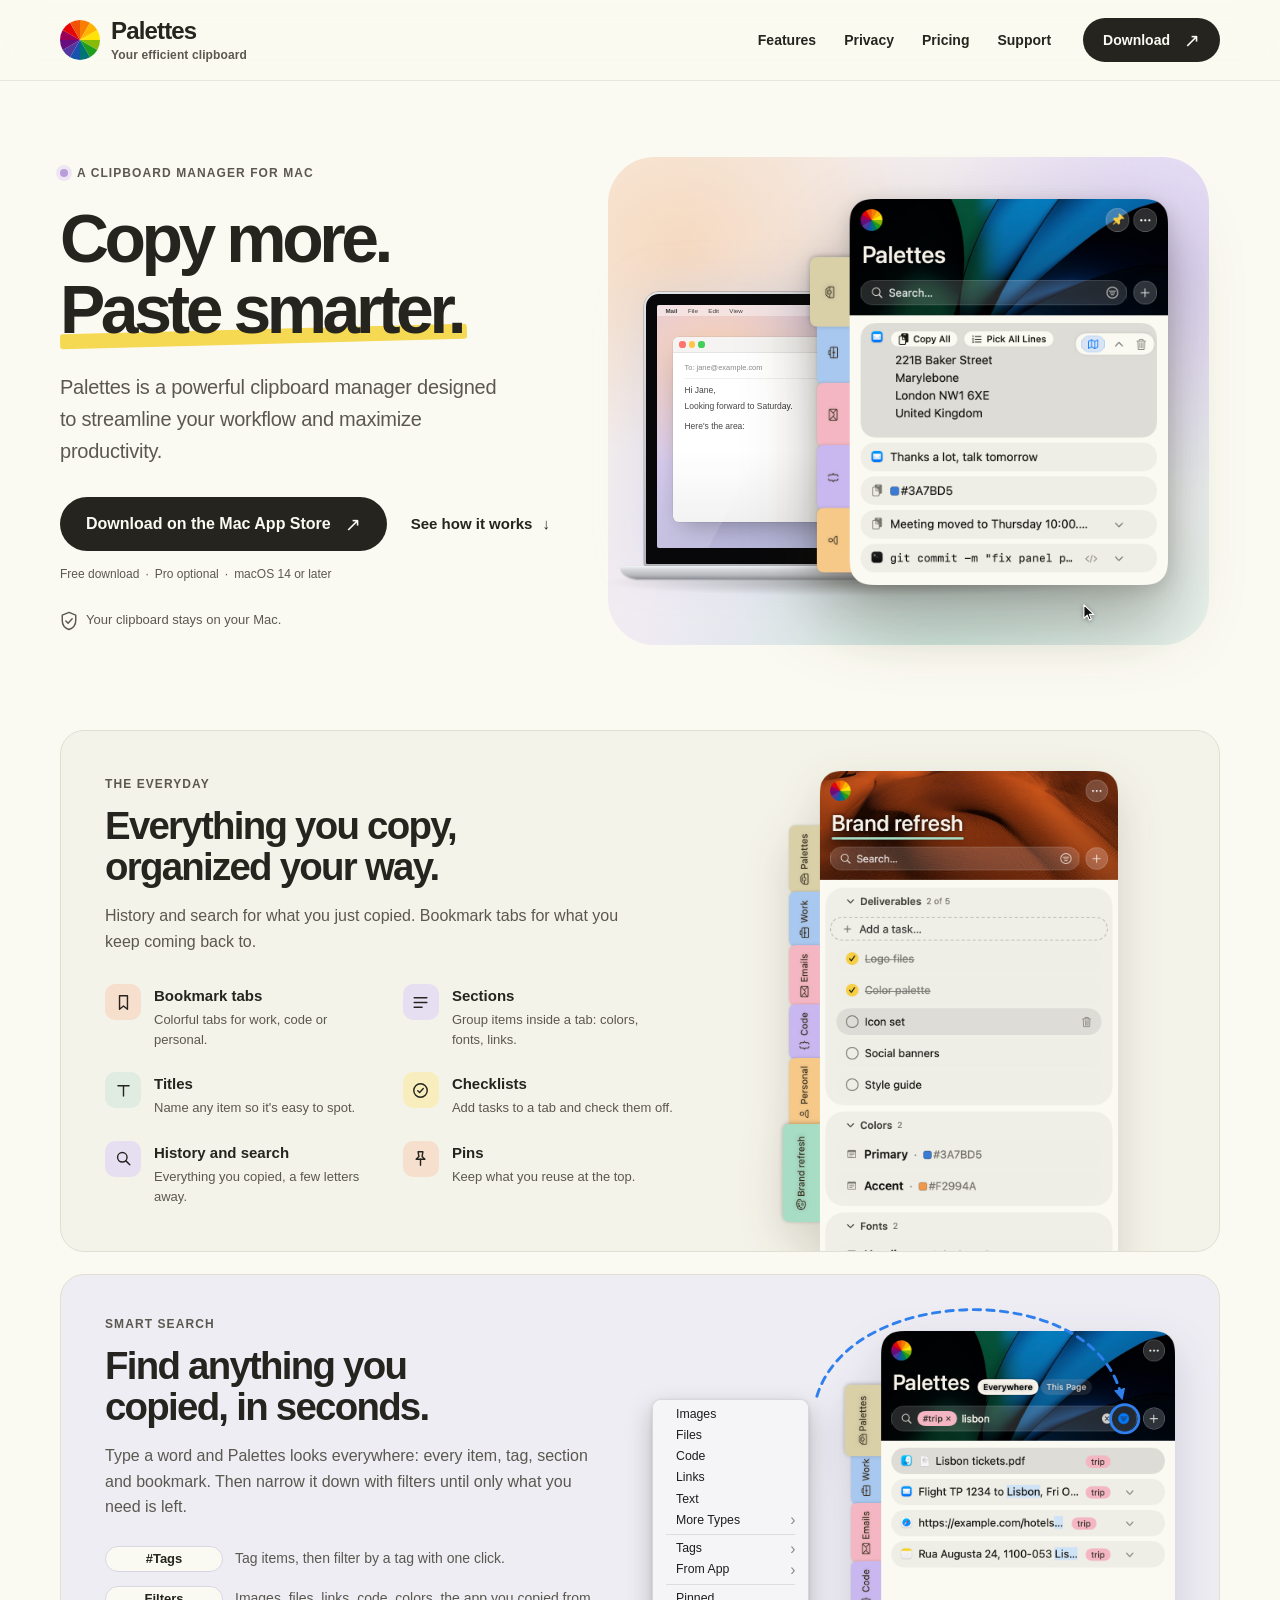
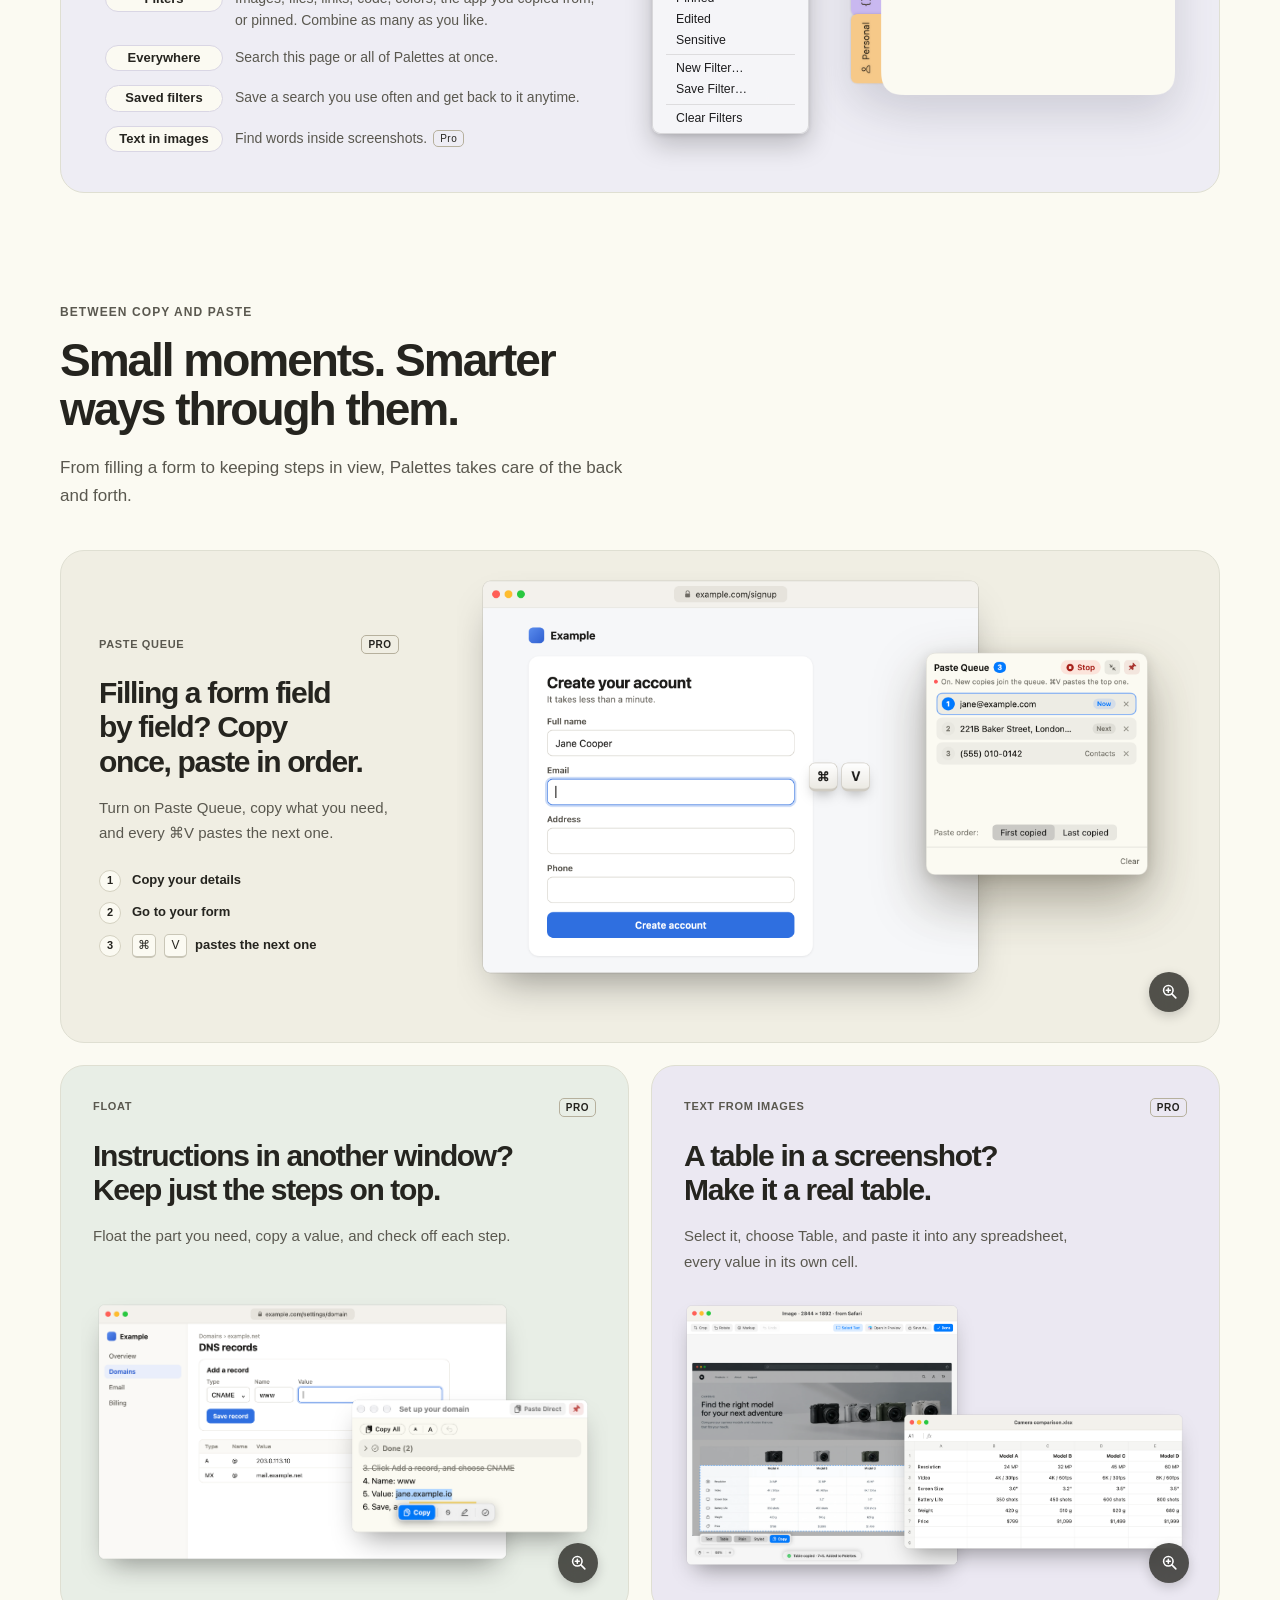
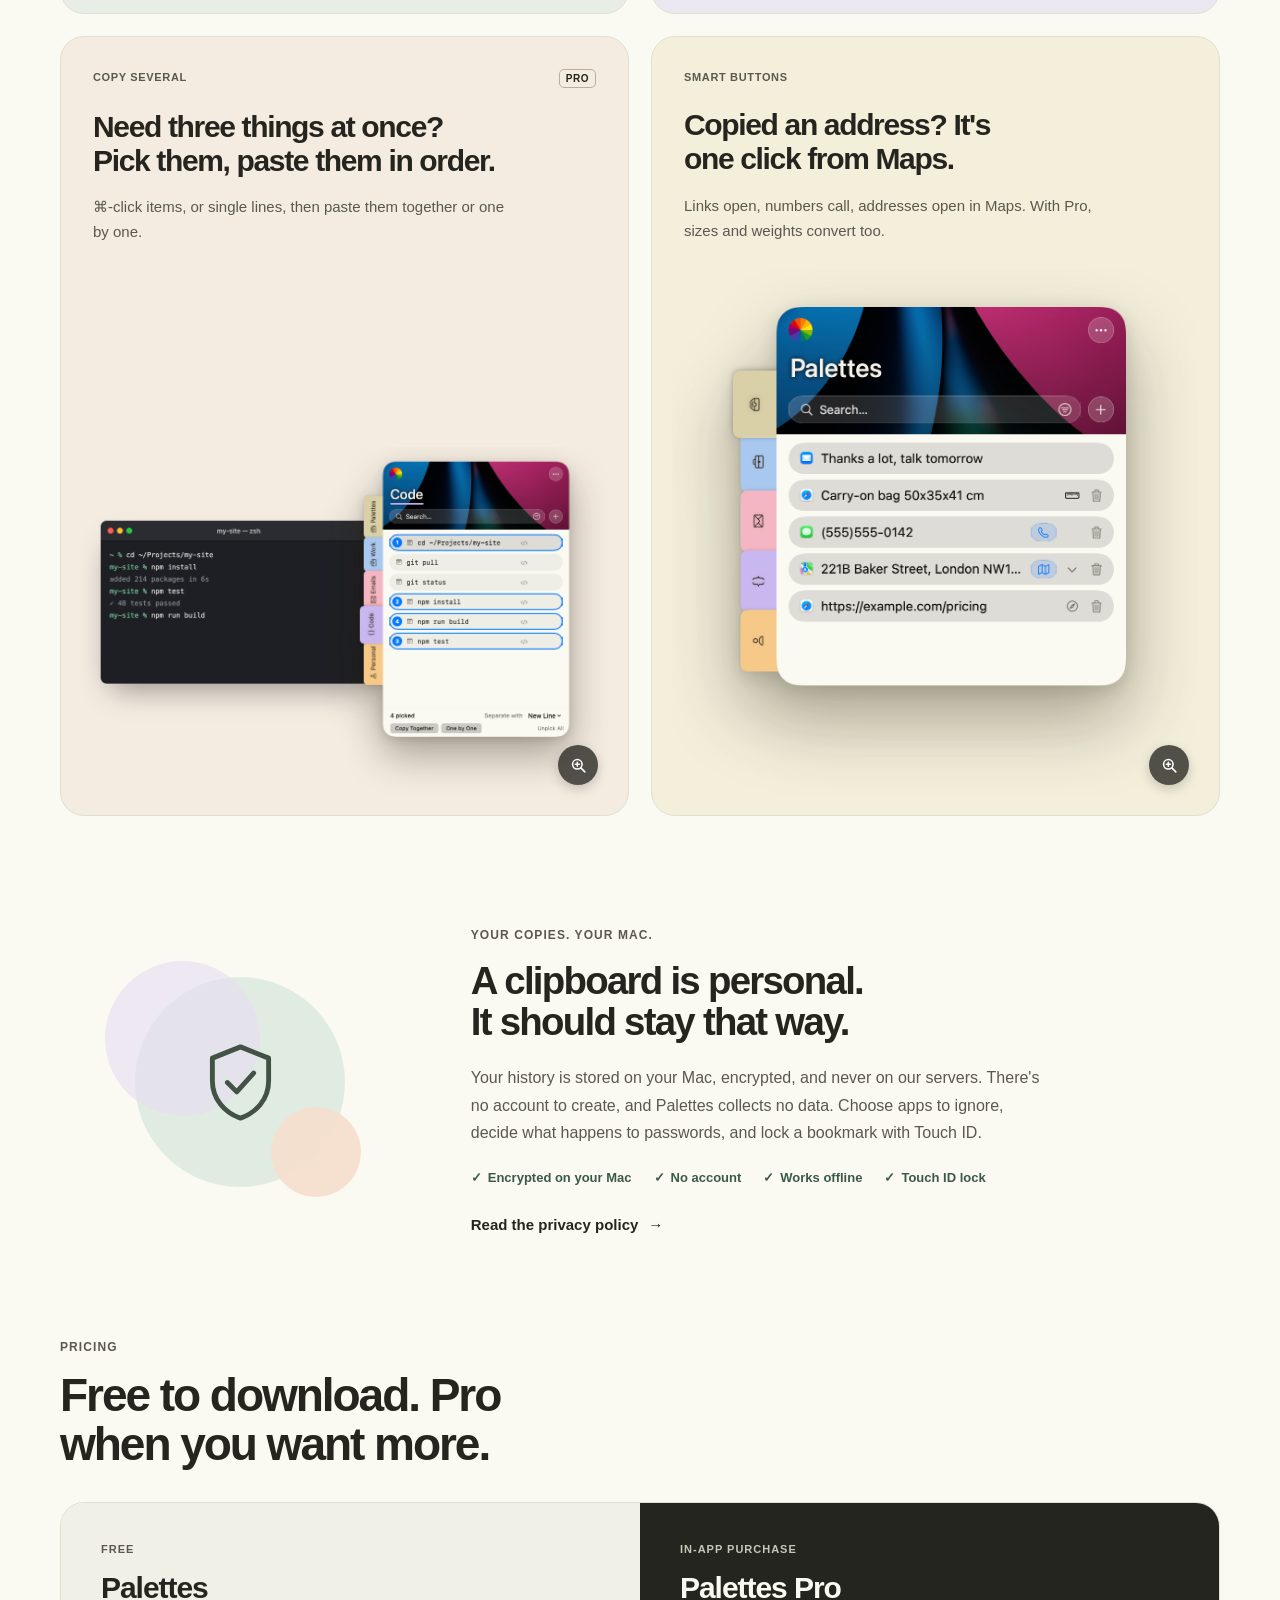
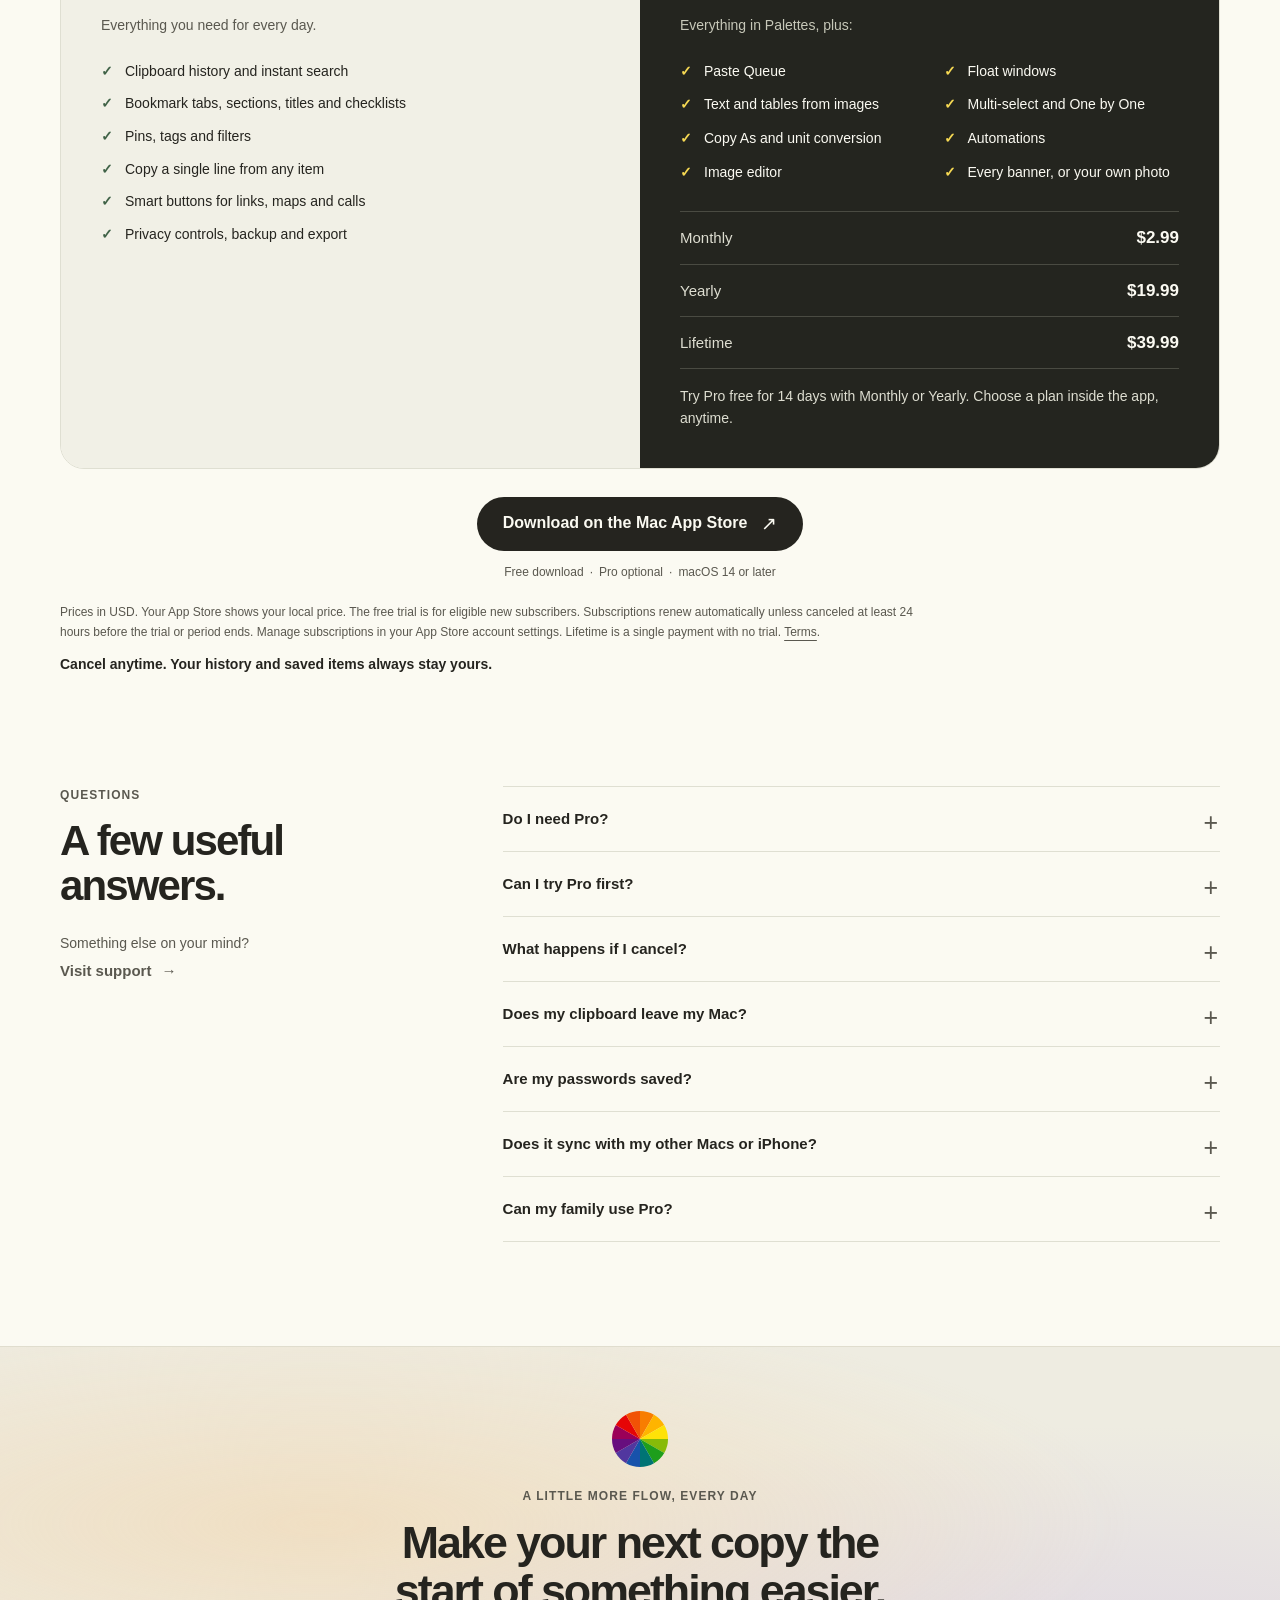
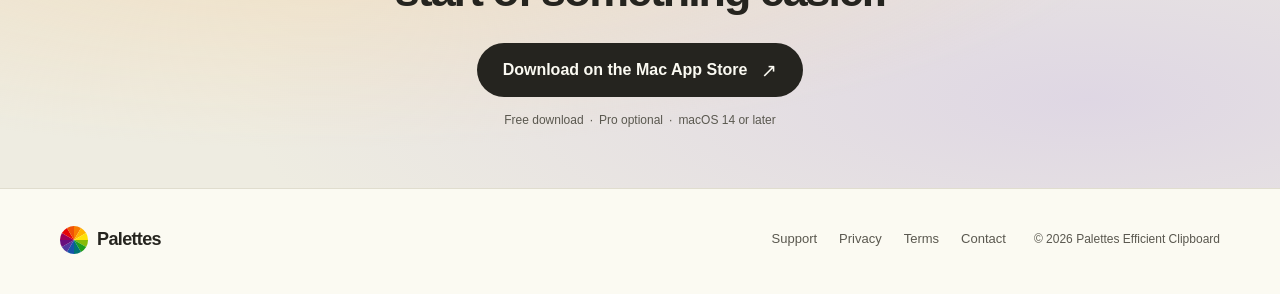
<file: index.html>
<!doctype html>
<html lang="en">
<head>
<meta charset="utf-8">
<meta name="viewport" content="width=device-width, initial-scale=1">
<title>Palettes – Your Efficient Clipboard for Mac</title>
<meta name="description" content="Palettes is a clipboard manager for Mac. Find what you copied, take just the line you need, and keep what you reuse in bookmark tabs. Free download, Pro optional.">
<meta property="og:title" content="Palettes – Copy more. Paste smarter.">
<meta property="og:description" content="A clipboard manager for Mac. Find what you copied, take just the line you need. Free download, Pro optional.">
<meta property="og:image" content="https://getpalettes.app/assets/panel-curves.png">
<meta property="og:url" content="https://getpalettes.app/">
<link rel="icon" href="assets/logo.svg" type="image/svg+xml">
<style>
/* site-v2 (23.10.2026): העיצוב של הגרסה החיצונית (incoming/getpalettes-improved), עם התוכן, האנימציה והתמונות שלנו */
:root{--paper:#fbfaf2;--ink:#25241f;--muted:#5a584f;--line:#dfdfd2;--yellow:#f6d953;--mint:#e0ece2;--peach:#f6dfcc;--lilac:#e6dff2;--accent:#007aff;--focus:#005fcc;--radius:24px;--font:-apple-system,BlinkMacSystemFont,"SF Pro Text","Helvetica Neue",sans-serif}
*{box-sizing:border-box}
html{scroll-behavior:smooth;scroll-padding-top:100px}
body{margin:0;background:var(--paper);color:var(--ink);font-family:var(--font);font-size:17px;line-height:1.6;-webkit-font-smoothing:antialiased}
img{display:block;max-width:100%;height:auto}
a{color:inherit;text-underline-offset:4px}
a:focus-visible,summary:focus-visible,button:focus-visible{outline:3px solid var(--focus);outline-offset:4px;border-radius:6px}
h1,h2,h3,p,figure{margin:0}
h1,h2,h3{line-height:1.07;letter-spacing:-.045em;text-wrap:balance}
h1,h2{font-weight:760}
::selection{background:var(--yellow);color:var(--ink)}
.wrap{width:min(1160px,calc(100% - 80px));margin-inline:auto}
.eyebrow{display:block;font-size:12px;font-weight:700;line-height:1.5;letter-spacing:.09em;text-transform:uppercase;color:var(--muted)}
.button{display:inline-flex;align-items:center;justify-content:center;gap:14px;min-height:54px;padding:14px 26px;border-radius:100px;background:var(--ink);color:var(--paper);font-size:16px;font-weight:650;line-height:1.3;text-decoration:none;transition:background .16s ease,transform .16s ease}
.button:hover{background:#080807;transform:translateY(-2px)}
.button span{font-size:19px;font-weight:400;line-height:1}
.text-link{display:inline-flex;gap:10px;align-items:center;font-weight:650;font-size:15px;text-decoration:none}
.text-link:hover{text-decoration:underline}
.note{font-size:12px;color:var(--muted)}
.note i{font-style:normal;padding-inline:6px}

/* התפריט העליון: זכוכית חצי שקופה שנשארת למעלה בגלילה */
.site-header{position:sticky;top:0;z-index:20;background:rgba(251,250,242,.66);-webkit-backdrop-filter:saturate(170%) blur(18px);backdrop-filter:saturate(170%) blur(18px);border-bottom:1px solid rgba(223,223,210,.75)}
.header-inner{display:flex;align-items:center;gap:32px;min-height:80px}
.brand{display:inline-flex;align-items:center;gap:11px;font-size:24px;font-weight:760;letter-spacing:-.035em;line-height:1.1;text-decoration:none;flex-shrink:0}
.brand img{flex:none}
.brand small{display:block;margin-top:4px;font-size:12px;letter-spacing:.01em;font-weight:550;color:var(--muted)}
.main-nav{display:flex;gap:28px;margin-left:auto;font-size:14px;font-weight:600}
.main-nav a{text-decoration:none;padding-block:12px}
.main-nav a:hover{text-decoration:underline}
.header-inner .button{min-height:44px;padding:10px 20px;font-size:14px}

/* המסך הראשון: הטקסט משמאל, האנימציה שלנו מימין */
.hero{display:grid;grid-template-columns:.95fr 1.15fr;gap:24px;align-items:center;padding-top:56px;padding-bottom:64px}
.hero .eyebrow{display:flex;align-items:center;gap:9px;margin-bottom:22px}
.dot{width:8px;height:8px;border-radius:50%;background:#b99ddb;box-shadow:0 0 0 4px #eee7f3}
h1{font-size:clamp(46px,5.3vw,76px);line-height:1.04;letter-spacing:-.065em}
.mark{position:relative;display:inline-block;isolation:isolate}
.mark:after{content:"";position:absolute;left:0;right:-5px;bottom:.02em;height:.22em;z-index:-1;background:var(--yellow);transform:rotate(-1.5deg);border-radius:3px}
.lede{font-size:20px;line-height:1.6;color:var(--muted);max-width:450px;margin-top:26px;letter-spacing:-.012em}
.actions{display:flex;align-items:center;flex-wrap:wrap;gap:16px 24px;margin-top:30px}
.hero .note{margin-top:14px}
.hero-privacy{display:inline-flex;align-items:center;gap:8px;font-size:13px;font-weight:500;text-decoration:none;color:var(--muted);margin-top:26px}
.hero-privacy:hover{text-decoration:underline}
.hero-privacy svg{width:18px;height:20px;flex:none}

/* האנימציה: אותה סצנה של האתר הקודם (1440 יחידות רוחב), חתוכה לאזור של המחשב והלוח */
.anim{position:relative;aspect-ratio:60/51}
.stage{position:absolute;left:-56.67%;top:0;margin-top:-3.33%;width:166.67%;aspect-ratio:1440/800;container-type:inline-size;pointer-events:none}
.halo{position:absolute;left:35cqw;top:4cqw;width:58cqw;height:47cqw;border-radius:4.5cqw;background:radial-gradient(55% 60% at 12% 18%,rgba(246,205,168,.62),transparent 72%),radial-gradient(55% 65% at 92% 22%,rgba(206,190,240,.6),transparent 72%),radial-gradient(70% 70% at 55% 105%,rgba(178,222,200,.55),transparent 72%),linear-gradient(135deg,#f7efe4,#efeaf6 55%,#e9f2ec)}
.lt{position:absolute;left:38.5cqw;top:17cqw;width:41cqw;z-index:1}
.lid{position:relative;aspect-ratio:16/10.3;border-radius:1.4cqw 1.4cqw .25cqw .25cqw;background:linear-gradient(160deg,#e4e5e8,#b4b6bb 60%,#9fa1a6);box-shadow:0 0 0 .04cqw rgba(0,0,0,.35),0 0 5cqw rgba(140,170,230,.22)}
.bezel{position:absolute;inset:.2cqw;border-radius:1.22cqw 1.22cqw .15cqw .15cqw;background:#08080a;padding:1.05cqw 1.05cqw 1.5cqw}
.cam{position:absolute;top:.42cqw;left:50%;width:.36cqw;height:.36cqw;margin-left:-.18cqw;border-radius:50%;background:radial-gradient(circle at 35% 35%,#3a4766,#050507 70%)}
.scr{position:relative;width:100%;height:100%;border-radius:.2cqw;overflow:hidden;background:radial-gradient(60% 70% at 15% 20%,#f6c9a8,transparent 70%),radial-gradient(70% 80% at 90% 85%,#8fb1e6,transparent 70%),linear-gradient(135deg,#d9c3ee,#b9cdf0)}
.menubar{height:1.05cqw;background:rgba(255,255,255,.42);display:flex;gap:1cqw;align-items:center;padding:0 .8cqw;font-size:.6cqw;color:#222}
.win{position:absolute;left:4%;top:13%;width:44%;height:76%;background:#fff;border-radius:.55cqw;box-shadow:0 1.2cqw 2.4cqw -.8cqw rgba(0,0,0,.35),0 0 0 .04cqw rgba(0,0,0,.12);overflow:hidden;font-size:.82cqw;color:#2a2a2a;line-height:1.4}
.tb{height:1.6cqw;background:#f3f2f0;border-bottom:.04cqw solid #e2e0dc;display:flex;align-items:center;gap:.32cqw;padding:0 .6cqw}
.tb i{width:.6cqw;height:.6cqw;border-radius:50%;background:#ff5f57}.tb i+i{background:#febc2e}.tb i+i+i{background:#28c840}
.mbody{padding:.9cqw 1.1cqw}
.to{color:#777;font-size:.72cqw;border-bottom:.04cqw solid #eee;padding-bottom:.45cqw;margin-bottom:.6cqw}
.greet{display:block;margin:.35cqw 0}.greet2{display:block;margin:.35cqw 0 .8cqw}
.paste{display:block;margin-top:.5cqw;font-weight:600;color:#111;white-space:nowrap}
.txt{opacity:0;animation:pasted 8s steps(1,end) infinite}
.caret{display:inline-block;width:.12cqw;height:1em;vertical-align:-.15em;background:var(--accent);margin-left:.1cqw;opacity:0;animation:caret 8s steps(1,end) infinite}
.glare{position:absolute;inset:0;background:linear-gradient(118deg,rgba(255,255,255,.13) 0 34%,rgba(255,255,255,0) 34.3%),linear-gradient(transparent 60%,rgba(0,0,0,.08));pointer-events:none}
.deck{position:relative;margin:0 -5.5%;height:1.3cqw;border-radius:.15cqw .15cqw 1.8cqw 1.8cqw / .15cqw .15cqw 1.1cqw 1.1cqw;background:linear-gradient(#f1f2f4 0,#d3d5d9 30%,#b7b9be 70%,#8e9095);box-shadow:0 .1cqw .15cqw rgba(0,0,0,.25)}
.deck:before{content:"";position:absolute;left:43%;width:14%;top:0;height:.42cqw;border-radius:0 0 .6cqw .6cqw;background:linear-gradient(#9a9ca1,#c8cace)}
.lt:after{content:"";position:absolute;left:-10%;right:-10%;bottom:-1.6cqw;height:2.6cqw;background:radial-gradient(closest-side,rgba(50,40,25,.3),transparent);z-index:-1}
.panel{position:absolute;left:54cqw;top:8cqw;width:35cqw;z-index:3;filter:drop-shadow(0 3.2cqw 3.4cqw rgba(40,30,10,.3)) drop-shadow(0 .5cqw .9cqw rgba(0,0,0,.16))}
.panel img{display:block;width:100%}
.panel .copied{position:absolute;inset:0;opacity:0;animation:copied 8s ease-out infinite}
.ripple1{position:absolute;left:40.5%;top:51%;width:3cqw;height:3cqw;margin:-1.5cqw 0 0 -1.5cqw;border-radius:50%;border:.25cqw solid var(--accent);opacity:0;animation:ripple1 8s ease-out infinite}
.cur{position:absolute;z-index:7;width:1.8cqw;height:1.8cqw;left:80.5cqw;top:47cqw;filter:drop-shadow(0 .1cqw .2cqw rgba(0,0,0,.35));animation:cur 8s ease-in-out infinite}
.ripple2{position:absolute;z-index:6;left:42.7cqw;top:31.3cqw;width:3cqw;height:3cqw;margin:-1.5cqw 0 0 -1.5cqw;border-radius:50%;border:.25cqw solid var(--accent);opacity:0;animation:ripple2 8s ease-out infinite}
.keys{position:absolute;z-index:7;left:47.5cqw;top:34.2cqw;background:var(--ink);color:#fff;font-weight:700;font-size:1.15cqw;border-radius:.5cqw;padding:.35cqw .7cqw;box-shadow:0 .4cqw 1cqw rgba(0,0,0,.3);opacity:0;animation:keys 8s ease-out infinite}
@keyframes cur{0%,8%{left:80.5cqw;top:47cqw;transform:none}24%{left:68cqw;top:26.6cqw;transform:none}26%{left:68cqw;top:26.6cqw;transform:scale(.82)}28%{left:68cqw;top:26.6cqw;transform:none}31%,40%{left:69.5cqw;top:29.8cqw;transform:none}56%{left:42.7cqw;top:31.3cqw;transform:none}58%{left:42.7cqw;top:31.3cqw;transform:scale(.82)}60%{left:42.7cqw;top:31.3cqw;transform:none}63%,92%{left:43.5cqw;top:34.6cqw;transform:none}100%{left:80.5cqw;top:47cqw}}
@keyframes copied{0%,25.5%{opacity:0}27%,92%{opacity:1}98%,100%{opacity:0}}
@keyframes ripple1{0%,25%{opacity:0;transform:scale(.4)}27%{opacity:1;transform:scale(.6)}37%,100%{opacity:0;transform:scale(1.8)}}
@keyframes ripple2{0%,57%{opacity:0;transform:scale(.4)}59%{opacity:1;transform:scale(.6)}68%,100%{opacity:0;transform:scale(1.8)}}
@keyframes keys{0%,62%{opacity:0;transform:translateY(.4cqw)}64%,80%{opacity:1;transform:none}86%,100%{opacity:0}}
@keyframes pasted{0%,65%{opacity:0}66%,94%{opacity:1}95%,100%{opacity:0}}
@keyframes caret{0%,58%{opacity:0}59%,94%{opacity:1}95%,100%{opacity:0}}

/* השורה שהועתקה נצבעת בצהוב, יחד עם "✓ Copied": מבינים מיד שנבחרה רק שורה (המשתמש, 23.10.2026: אפשרות ג) */
.hl{position:absolute;left:24%;top:48.6%;width:27.6%;height:4.6%;border-radius:.4cqw;background:rgba(246,217,83,.62);mix-blend-mode:multiply;opacity:0;transform-origin:left center;animation:hl 8s ease-out infinite}
@keyframes hl{0%,25.5%{opacity:0;transform:scaleX(.2)}28%{opacity:1;transform:scaleX(1)}92%{opacity:1;transform:scaleX(1)}98%,100%{opacity:0}}
/* הבסיס: לשוניות, מקטעים, כותרות ומשימות */
.everyday{display:grid;grid-template-columns:1.25fr 1fr;gap:28px 48px;align-items:center;padding:40px 44px;border:1px solid var(--line);border-radius:var(--radius);background:#f4f3e9;overflow:hidden}
.everyday h2{font-size:clamp(30px,3vw,40px);margin-top:12px}
.everyday>div>p{margin-top:16px;color:var(--muted);font-size:16px;max-width:520px}
.basics{list-style:none;display:grid;grid-template-columns:repeat(2,minmax(0,1fr));gap:22px 28px;padding:0;margin:30px 0 0}
.basics li{display:flex;gap:13px;align-items:flex-start}
.basics strong{display:block;font-size:15px;font-weight:650}
.basics li span span{display:block;font-size:13px;color:var(--muted);line-height:1.55;margin-top:2px}
.ic{display:grid;place-items:center;width:36px;height:36px;flex:none;border-radius:10px}
.ic svg{width:19px;height:19px}
.peach{background:var(--peach)}.lilac{background:var(--lilac)}.mint{background:var(--mint)}.sun{background:#f8eebd}
.basics-shot{position:relative;align-self:stretch;min-height:440px}
.basics-shot img{position:absolute;left:50%;top:0;width:min(100%,340px);transform:translateX(-50%);filter:drop-shadow(0 18px 22px rgba(55,42,25,.16))}

/* חיפוש חכם: תגיות, מסננים וטווח */
.search{display:grid;grid-template-columns:1fr 1.05fr;gap:28px 48px;align-items:center;margin-top:22px;padding:40px 44px;border:1px solid var(--line);border-radius:var(--radius);background:#eeedf4;overflow:hidden}
.search h2{font-size:clamp(30px,3vw,40px);margin-top:12px}
.search>div>p{margin-top:16px;color:var(--muted);font-size:16px;max-width:500px}
.finds{list-style:none;padding:0;margin:26px 0 0;display:flex;flex-direction:column;gap:14px}
.finds li{display:flex;gap:12px;align-items:baseline;font-size:14px;color:var(--muted);line-height:1.55}
.finds b{flex:none;min-width:118px;font-size:13px;font-weight:650;color:var(--ink);background:var(--paper);border:1px solid #d9d6e4;border-radius:999px;padding:2px 11px;text-align:center}
.finds .pro-badge{margin-left:6px;vertical-align:1px}
.search-shot{position:relative;padding-bottom:40px}
.search-shot .sp{width:64%;margin-left:auto;filter:drop-shadow(0 18px 22px rgba(40,35,60,.16))}
.search-shot{container-type:inline-size}
.mm-arrow{position:absolute;left:0;top:-12cqw;width:100cqw;height:87cqw;overflow:visible;pointer-events:none;z-index:3}
/* תפריט הסינון, כמו באפליקציה (FilterMenuBuilder): נפתח מתחת לכפתור הסינון שבשדה החיפוש */
.mmenu{position:absolute;left:0;top:13cqw;font:500 2.35cqw/1.25 var(--font);color:#1d1d1f;z-index:2}
.mm-main,.mm-sub{background:rgba(246,246,248,.94);-webkit-backdrop-filter:blur(20px);backdrop-filter:blur(20px);border:1px solid rgba(0,0,0,.12);border-radius:1.6cqw;box-shadow:0 2cqw 5cqw rgba(0,0,0,.22),0 .3cqw 1cqw rgba(0,0,0,.12);padding:.8cqw;display:flex;flex-direction:column;min-width:30cqw}
.mm-main span,.mm-sub span{display:flex;align-items:center;gap:1.4cqw;padding:.55cqw 1.8cqw .55cqw 3.6cqw;border-radius:.9cqw;position:relative;white-space:nowrap}
.mm-main .sub:after{content:"›";position:absolute;right:1.6cqw;color:#8a8a8e;font-size:3cqw;line-height:1}
.mm-main .on{background:#2f80ed;color:#fff}.mm-main .on:after{color:#fff}
.mm-main hr{border:0;border-top:1px solid rgba(0,0,0,.1);margin:.6cqw 1.6cqw}
.mm-sub{position:absolute;right:calc(100% - .6cqw);top:31cqw;min-width:24cqw}
.mm-sub .head{color:#8a8a8e;font-size:2.1cqw}
.mm-sub i{width:1.7cqw;height:1.7cqw;border-radius:50%;flex:none}
.mm-sub em{font-style:normal;color:#8a8a8e;margin-left:auto;padding-left:3cqw}
.mm-sub .chk:before{content:"✓";position:absolute;left:1.3cqw;font-weight:700}
/* מה Palettes עושה: תיבות עם תמונות גדולות וכפתור הגדלה */
.workflows{padding-top:110px}
.section-heading{max-width:680px;margin-bottom:40px}
.section-heading h2{font-size:clamp(34px,3.6vw,49px);margin-top:15px}
.section-heading>p:last-child{font-size:17px;line-height:1.65;color:var(--muted);max-width:580px;margin-top:20px}
.workflow{border-radius:var(--radius);border:1px solid var(--line);overflow:hidden}
.featured{display:grid;grid-template-columns:.72fr 1.5fr;background:#f0eee3;align-items:center}
.wcopy{padding:38px}
.label{display:flex;gap:14px;align-items:center;justify-content:space-between;margin-bottom:22px;color:var(--muted);font-size:11px;font-weight:700;letter-spacing:.06em;text-transform:uppercase}
.pro-badge{border:1px solid #b6b09d;border-radius:5px;padding:2px 6px;font-size:10px;color:var(--ink);line-height:1.3;letter-spacing:.05em}
.workflow h3{font-size:30px;line-height:1.14}
.wcopy>p{color:var(--muted);font-size:15px;line-height:1.7;margin-top:16px;max-width:420px}
.steps{list-style:none;padding:0;margin:24px 0 0;display:flex;flex-direction:column;gap:10px;font-size:13px;font-weight:550}
.steps li{display:flex;align-items:center;gap:8px}
.steps li>span{display:grid;place-items:center;width:22px;height:22px;background:var(--paper);border:1px solid #d4d1c1;border-radius:50%;margin-right:3px;font-size:11px;flex:none}
kbd{display:inline-grid;place-items:center;min-width:23px;height:24px;background:var(--paper);border:1px solid #c9c6b7;border-bottom-width:2px;border-radius:5px;padding:0 5px;font:12px var(--font)}
.shot{position:relative;padding:20px}
.shot img{width:100%;border-radius:12px}
.zoom{position:absolute;right:30px;bottom:30px;display:grid;place-items:center;width:40px;height:40px;border:0;border-radius:50%;background:rgba(37,36,31,.78);color:#fff;cursor:zoom-in;box-shadow:0 4px 12px rgba(0,0,0,.18);-webkit-backdrop-filter:blur(8px);backdrop-filter:blur(8px);transition:transform .16s ease,background .16s ease}
.zoom:hover{background:#111;transform:scale(1.06)}
.zoom svg{width:19px;height:19px}
.pair{display:grid;grid-template-columns:repeat(2,minmax(0,1fr));gap:22px;margin-top:22px}
.compact{display:flex;flex-direction:column}
.compact .wcopy{padding:32px 32px 6px}
.compact .shot{margin-top:auto}
.lilac-bg{background:#ebe8f2}.mint-bg{background:#e8eee6}.peach-bg{background:#f4ebe1}.sun-bg{background:#f3efdb}

/* פרטיות: שובר את הרצף */
.privacy{display:grid;grid-template-columns:.65fr 1.35fr;align-items:center;gap:50px;padding-top:110px;padding-bottom:100px}
.privacy-art{width:210px;height:210px;display:grid;place-items:center;margin:auto;background:var(--mint);border-radius:50%;position:relative;isolation:isolate}
.privacy-art:before{content:"";position:absolute;width:155px;height:155px;background:var(--lilac);border-radius:50%;z-index:-1;left:-30px;top:-16px;opacity:.65}
.privacy-art:after{content:"";position:absolute;width:90px;height:90px;background:var(--peach);border-radius:50%;z-index:-1;right:-16px;bottom:-10px;opacity:.9}
.privacy-art svg{width:75px;height:85px;color:#425346}
.privacy h2{font-size:clamp(32px,3vw,42px);margin-top:16px}
.privacy p:not(.eyebrow){color:var(--muted);font-size:16px;max-width:580px;margin-top:22px;line-height:1.7}
.facts{list-style:none;margin:22px 0;padding:0;display:flex;flex-wrap:wrap;gap:10px 22px;font-size:13px;font-weight:600;color:#3d5948}
.facts li:before{content:"✓";margin-right:6px}

/* מחירים: הכלול מול Pro, ואיך מקבלים Pro */
.pricing .section-heading{margin-bottom:32px}
.plans{display:grid;grid-template-columns:.85fr 1.35fr;border-radius:var(--radius);border:1px solid var(--line);overflow:hidden}
.base,.pro{padding:38px 40px}
.base{background:#f1f0e6}
.pro{background:#24251f;color:var(--paper)}
.kicker{font-size:11px;text-transform:uppercase;letter-spacing:.09em;font-weight:650;color:var(--muted);margin-bottom:14px}
.pro .kicker{color:#c7c8b9}
.plans h3{font-size:30px;letter-spacing:-.035em;display:flex;align-items:baseline;gap:12px}
.plans h3 em{font-style:normal;font-size:12px;font-weight:700;letter-spacing:.06em;text-transform:uppercase;border:1px solid #b6b09d;border-radius:5px;padding:2px 7px;color:var(--muted)}
.plans h3+p{font-size:14px;color:var(--muted);margin-top:10px}
.pro h3+p{color:#c7c8b9}
.checks{list-style:none;padding:0;margin:24px 0 0;font-size:14px;line-height:1.55;display:flex;flex-direction:column;gap:11px}
.checks li{position:relative;padding-left:24px}
.checks li:before{content:"✓";position:absolute;left:0;color:#406247;font-weight:700}
.pro .checks li:before{color:var(--yellow)}
.pro-grid{display:grid;grid-template-columns:1fr 1fr;gap:12px 28px}
.plans{grid-template-columns:1fr 1fr}
.base{display:flex;flex-direction:column;align-items:flex-start}
.plans-cta{display:flex;flex-direction:column;align-items:center;gap:12px;margin-top:28px}
.iap{list-style:none;padding:0;margin:28px 0 0;border-top:1px solid #4a4b42}
.iap li{display:flex;justify-content:space-between;align-items:baseline;padding:12px 0;border-bottom:1px solid #4a4b42;font-size:15px;color:#deded1}
.iap b{font-size:17px;font-weight:650;color:var(--paper)}
.iap-note{margin-top:16px;font-size:14px;color:#deded1}
.fine{margin-top:20px;max-width:880px}
.fine p{font-size:12px;line-height:1.7;color:var(--muted)}
.fine .keep{margin-top:10px;font-size:14px;font-weight:650;color:var(--ink)}

/* שאלות */
.faq{display:grid;grid-template-columns:.8fr 1.5fr;gap:60px;padding-top:110px;padding-bottom:104px}
.faq h2{font-size:42px;margin-top:15px}
.faq-intro>p:last-child{margin-top:22px;font-size:14px;line-height:1.8;color:var(--muted)}
.faq details{border-top:1px solid var(--line)}
.faq details:last-child{border-bottom:1px solid var(--line)}
summary{position:relative;list-style:none;font-size:15px;font-weight:600;padding:20px 36px 20px 0;cursor:pointer}
summary::-webkit-details-marker{display:none}
summary:after{content:"+";position:absolute;right:2px;top:15px;font-size:25px;font-weight:350;color:var(--muted)}
details[open] summary:after{content:"−"}
.answer{padding:0 32px 22px 0;font-size:14px;line-height:1.8;color:var(--muted)}
.answer p+p{margin-top:10px}.answer strong{color:var(--ink);font-weight:650}

/* סיום ופוטר */
.final{background:#eeece1;border-block:1px solid #e0ddce;text-align:center;padding:64px 0 58px;position:relative;isolation:isolate;overflow:hidden}
.final:before{content:"";position:absolute;z-index:-1;inset:0;background:radial-gradient(ellipse at 25% 40%,rgba(242,208,161,.47),transparent 60%),radial-gradient(ellipse at 85% 80%,rgba(204,189,231,.45),transparent 55%)}
.final img{margin:0 auto 20px}
.final h2{font-size:clamp(32px,3.5vw,48px);margin:14px auto 28px;max-width:760px}
.final .note{margin-top:14px}
.site-footer{display:flex;align-items:center;gap:28px;padding-top:30px;padding-bottom:34px}
.site-footer .brand{font-size:18px;gap:9px}
.site-footer nav{display:flex;flex-wrap:wrap;gap:22px;margin-left:auto;font-size:13px;color:var(--muted)}
.site-footer nav a{text-decoration:none;padding-block:10px}
.site-footer nav a:hover{text-decoration:underline}
.site-footer>p{font-size:12px;color:var(--muted)}

/* הגדלת תמונה */
dialog.lightbox{max-width:min(1400px,94vw);max-height:92vh;padding:0;border:0;border-radius:16px;background:var(--paper);box-shadow:0 30px 80px rgba(0,0,0,.35)}
dialog.lightbox::backdrop{background:rgba(25,24,20,.55);-webkit-backdrop-filter:blur(4px);backdrop-filter:blur(4px)}
dialog.lightbox img{max-height:calc(92vh - 24px);width:auto;margin:12px}
dialog.lightbox button{position:absolute;right:12px;top:12px;width:36px;height:36px;border:0;border-radius:50%;background:rgba(37,36,31,.78);color:#fff;font-size:20px;cursor:pointer}

@media (max-width:1050px){
.wrap{width:calc(100% - 56px)}
.main-nav{gap:20px}
.hero{grid-template-columns:1fr;gap:28px;padding-top:44px}
.anim{max-width:720px;width:100%;margin-inline:auto}
.everyday{grid-template-columns:1fr;padding:32px}
.search{grid-template-columns:1fr;padding:32px}
.basics-shot{min-height:0;height:420px;overflow:hidden}
.featured{grid-template-columns:1fr}
.plans{grid-template-columns:1fr}
.faq{grid-template-columns:1fr;gap:28px}
}
@media (max-width:760px){
html{scroll-padding-top:80px}
.wrap{width:calc(100% - 32px)}
.header-inner{min-height:64px;gap:12px}
.brand{font-size:20px}.brand img{width:30px;height:30px}.brand small{font-size:10px}
.main-nav{display:none}
.header-inner .button{margin-left:auto;min-height:40px;padding:9px 15px;font-size:13px}
h1{font-size:clamp(42px,11vw,60px)}
.lede{font-size:18px}
.basics{grid-template-columns:1fr}
.workflows{padding-top:70px}
.wcopy,.compact .wcopy{padding:24px 22px 4px}
.workflow h3{font-size:26px}
.shot{padding:12px}.zoom{right:20px;bottom:20px}
.pair{grid-template-columns:1fr;gap:18px;margin-top:18px}
.privacy{grid-template-columns:1fr;gap:34px;padding-top:70px;padding-bottom:64px}
.privacy-art{width:140px;height:140px;margin-left:24px}.privacy-art:before{width:104px;height:104px}.privacy-art:after{width:62px;height:62px}.privacy-art svg{width:52px;height:60px}
.base,.pro{padding:26px 22px}
.pro-grid{grid-template-columns:1fr}
.faq{padding-top:70px;padding-bottom:64px}.faq h2{font-size:33px}
.site-footer{flex-wrap:wrap;gap:16px}.site-footer nav{order:3;width:100%;margin:0;gap:20px}.site-footer>p{margin-left:auto}
}
@media (prefers-reduced-motion:reduce){html{scroll-behavior:auto}.button,.zoom{transition:none}.button:hover{transform:none}.cur{animation:none;left:43.5cqw;top:34.6cqw}.panel .copied{animation:none;opacity:1}.ripple1,.ripple2,.keys{display:none}.hl{animation:none;opacity:1}.txt,.caret{animation:none;opacity:1}}
</style>
</head>
<body>

<header class="site-header">
<div class="wrap header-inner">
<a class="brand" href="index.html"><img src="assets/logo.svg" width="40" height="40" alt=""><span>Palettes<small>Your efficient clipboard</small></span></a>
<nav class="main-nav" aria-label="Main">
<a href="#features">Features</a>
<a href="#privacy">Privacy</a>
<a href="#pricing">Pricing</a>
<a href="support.html">Support</a>
</nav>
<a class="button" href="https://apps.apple.com/app/id6824556120">Download <span>↗</span></a>
</div>
</header>

<main>
<section class="wrap hero">
<div>
<span class="eyebrow"><i class="dot"></i>A clipboard manager for Mac</span>
<h1>Copy more.<br><span class="mark">Paste smarter.</span></h1>
<p class="lede">Palettes is a powerful clipboard manager designed to streamline your workflow and maximize productivity.</p>
<div class="actions">
<a class="button" href="https://apps.apple.com/app/id6824556120">Download on the Mac App Store <span>↗</span></a>
<a class="text-link" href="#features">See how it works <span aria-hidden="true">↓</span></a>
</div>
<p class="note">Free download<i>·</i>Pro optional<i>·</i>macOS 14 or later</p>
<a class="hero-privacy" href="#privacy"><svg viewBox="0 0 20 22" fill="none" stroke="currentColor" stroke-width="1.6" stroke-linejoin="round" aria-hidden="true"><path d="M10 1.5l7.5 3v6c0 5-3.4 8.6-7.5 10-4.1-1.4-7.5-5-7.5-10v-6z"/><path d="M6.5 11l2.5 2.5 4.5-5" stroke-linecap="round"/></svg>Your clipboard stays on your Mac.</a>
</div>

<div class="anim" role="img" aria-label="Palettes copies one line of an address, London NW1 6XE, and pastes it into an email">
<div class="stage">
<div class="halo"></div>
<div class="lt">
<div class="lid"><div class="bezel"><div class="scr">
<div class="menubar"><b>Mail</b><span>File</span><span>Edit</span><span>View</span></div>
<div class="win"><div class="tb"><i></i><i></i><i></i></div><div class="mbody">
<div class="to">To: jane@example.com</div>
<span class="greet">Hi Jane,</span>
<span class="greet2">Looking forward to Saturday.</span>
<span>Here's the area:</span>
<span class="paste"><span class="txt">London NW1 6XE</span><i class="caret"></i></span>
</div></div>
<div class="glare"></div>
</div><span class="cam"></span></div></div>
<div class="deck"></div>
</div>
<div class="panel">
<img src="assets/panel-curves.png" alt="">
<img class="copied" src="assets/panel-curves-copied.png" alt="">
<span class="hl"></span>
<span class="ripple1"></span>
</div>
<svg class="cur" viewBox="0 0 24 24"><path d="M5 2.5v17.2l4.3-4.1 2.7 6.3 2.6-1.1-2.7-6.2h6z" fill="#111" stroke="#fff" stroke-width="1.4" stroke-linejoin="round"/></svg>
<span class="ripple2"></span>
<span class="keys">⌘V</span>
</div>
</div>
</section>

<section class="wrap everyday" aria-labelledby="everyday-h">
<div>
<span class="eyebrow">The everyday</span>
<h2 id="everyday-h">Everything you copy, organized your way.</h2>
<p>History and search for what you just copied. Bookmark tabs for what you keep coming back to.</p>
<ul class="basics">
<li><span class="ic peach"><svg viewBox="0 0 24 24" fill="none" stroke="currentColor" stroke-width="1.8" stroke-linecap="round" stroke-linejoin="round" aria-hidden="true"><path d="M7 3.5h10v17l-5-4-5 4z"/></svg></span><span><strong>Bookmark tabs</strong><span>Colorful tabs for work, code or personal.</span></span></li>
<li><span class="ic lilac"><svg viewBox="0 0 24 24" fill="none" stroke="currentColor" stroke-width="1.8" stroke-linecap="round" stroke-linejoin="round" aria-hidden="true"><path d="M4 6h16M4 12h16M4 18h10"/></svg></span><span><strong>Sections</strong><span>Group items inside a tab: colors, fonts, links.</span></span></li>
<li><span class="ic mint"><svg viewBox="0 0 24 24" fill="none" stroke="currentColor" stroke-width="1.8" stroke-linecap="round" stroke-linejoin="round" aria-hidden="true"><path d="M5 6h14M12 6v13"/></svg></span><span><strong>Titles</strong><span>Name any item so it's easy to spot.</span></span></li>
<li><span class="ic sun"><svg viewBox="0 0 24 24" fill="none" stroke="currentColor" stroke-width="1.8" stroke-linecap="round" stroke-linejoin="round" aria-hidden="true"><circle cx="12" cy="12" r="8.5"/><path d="M8.5 12.2l2.4 2.4 4.6-5"/></svg></span><span><strong>Checklists</strong><span>Add tasks to a tab and check them off.</span></span></li>
<li><span class="ic lilac"><svg viewBox="0 0 24 24" fill="none" stroke="currentColor" stroke-width="1.8" stroke-linecap="round" stroke-linejoin="round" aria-hidden="true"><circle cx="10.5" cy="10.5" r="6"/><path d="M15 15l5 5"/></svg></span><span><strong>History and search</strong><span>Everything you copied, a few letters away.</span></span></li>
<li><span class="ic peach"><svg viewBox="0 0 24 24" fill="none" stroke="currentColor" stroke-width="1.8" stroke-linecap="round" stroke-linejoin="round" aria-hidden="true"><path d="M9 3.5h6l-1 6 3.5 3.5h-11L10 9.5z"/><path d="M12 13v7.5"/></svg></span><span><strong>Pins</strong><span>Keep what you reuse at the top.</span></span></li>
</ul>
</div>
<div class="basics-shot"><img src="assets/basics.png" alt="A Brand refresh bookmark tab with a Deliverables checklist, and sections for colors, fonts and references, each item with a title"></div>
</section>

<section class="wrap search" aria-labelledby="search-h">
<div>
<span class="eyebrow">Smart search</span>
<h2 id="search-h">Find anything you copied, in seconds.</h2>
<p>Type a word and Palettes looks everywhere: every item, tag, section and bookmark. Then narrow it down with filters until only what you need is left.</p>
<ul class="finds">
<li><b>#Tags</b><span>Tag items, then filter by a tag with one click.</span></li>
<li><b>Filters</b><span>Images, files, links, code, colors, the app you copied from, or pinned. Combine as many as you like.</span></li>
<li><b>Everywhere</b><span>Search this page or all of Palettes at once.</span></li>
<li><b>Saved filters</b><span>Save a search you use often and get back to it anytime.</span></li>
<li><b>Text in images</b><span>Find words inside screenshots.<span class="pro-badge">Pro</span></span></li>
</ul>
</div>
<div class="search-shot">
<img class="sp" src="assets/search-panel.png" alt="Searching lisbon with the #trip tag filter: only the trip items are left, a PDF, a flight, a hotel link and an address, with lisbon highlighted">
<svg class="mm-arrow" viewBox="0 -12 100 87" aria-hidden="true"><defs><marker id="mmhead" viewBox="0 0 10 10" refX="5" refY="5" markerWidth="4" markerHeight="4" orient="auto-start-reverse"><path d="M0 0L10 5L0 10z" fill="#2f80ed"/></marker></defs><path d="M31.5 12.5C38 -9 84 -10 89.6 12.2" fill="none" stroke="#2f80ed" stroke-width=".55" stroke-linecap="round" stroke-dasharray="1.4 1.2" marker-end="url(#mmhead)"/><circle cx="90.3" cy="16.8" r="2.7" fill="none" stroke="#2f80ed" stroke-width=".55"/></svg>
<div class="mmenu" role="img" aria-label="The filter menu, opened from the filter button in the search field: Images, Files, Code, Links, Text, More Types, Tags, From App, Pinned, Edited, Sensitive, New Filter and Save Filter">
<div class="mm-main">
<span>Images</span><span>Files</span><span>Code</span><span>Links</span><span>Text</span><span class="sub">More Types</span>
<hr><span class="sub">Tags</span><span class="sub">From App</span>
<hr><span>Pinned</span><span>Edited</span><span>Sensitive</span>
<hr><span>New Filter…</span><span>Save Filter…</span>
<hr><span>Clear Filters</span>
</div>
</div>
</div>
</section>

<section class="wrap workflows" id="features" aria-labelledby="features-h">
<div class="section-heading">
<span class="eyebrow">Between copy and paste</span>
<h2 id="features-h">Small moments. Smarter ways through them.</h2>
<p>From filling a form to keeping steps in view, Palettes takes care of the back and forth.</p>
</div>

<article class="workflow featured">
<div class="wcopy">
<div class="label"><span>Paste Queue</span><span class="pro-badge">Pro</span></div>
<h3>Filling a form field by field? Copy once, paste in order.</h3>
<p>Turn on Paste Queue, copy what you need, and every ⌘V pastes the next one.</p>
<ol class="steps">
<li><span>1</span>Copy your details</li>
<li><span>2</span>Go to your form</li>
<li><span>3</span><kbd>⌘</kbd><kbd>V</kbd> pastes the next one</li>
</ol>
</div>
<figure class="shot"><img src="assets/paste-queue.png" alt="A sign-up form next to the Paste Queue window: jane@example.com is Now, the address is Next"><a class="zoom" href="assets/paste-queue.png" aria-label="Enlarge the Paste Queue picture"><svg viewBox="0 0 24 24" fill="none" stroke="currentColor" stroke-width="2" stroke-linecap="round" aria-hidden="true"><circle cx="10.5" cy="10.5" r="6"/><path d="M15 15l5 5M10.5 8v5M8 10.5h5"/></svg></a></figure>
</article>

<div class="pair">
<article class="workflow compact mint-bg">
<div class="wcopy">
<div class="label"><span>Float</span><span class="pro-badge">Pro</span></div>
<h3>Instructions in another window? Keep just the steps on top.</h3>
<p>Float the part you need, copy a value, and check off each step.</p>
</div>
<figure class="shot"><img src="assets/float.png" alt="A Float window with domain setup steps stays on top of a DNS settings page"><a class="zoom" href="assets/float.png" aria-label="Enlarge the Float picture"><svg viewBox="0 0 24 24" fill="none" stroke="currentColor" stroke-width="2" stroke-linecap="round" aria-hidden="true"><circle cx="10.5" cy="10.5" r="6"/><path d="M15 15l5 5M10.5 8v5M8 10.5h5"/></svg></a></figure>
</article>
<article class="workflow compact lilac-bg">
<div class="wcopy">
<div class="label"><span>Text from images</span><span class="pro-badge">Pro</span></div>
<h3>A table in a screenshot? Make it a real table.</h3>
<p>Select it, choose Table, and paste it into any spreadsheet, every value in its own cell.</p>
</div>
<figure class="shot"><img src="assets/table.png" alt="A camera comparison table selected in a screenshot and pasted into a spreadsheet, every value in its own cell"><a class="zoom" href="assets/table.png" aria-label="Enlarge the table picture"><svg viewBox="0 0 24 24" fill="none" stroke="currentColor" stroke-width="2" stroke-linecap="round" aria-hidden="true"><circle cx="10.5" cy="10.5" r="6"/><path d="M15 15l5 5M10.5 8v5M8 10.5h5"/></svg></a></figure>
</article>
</div>

<div class="pair">
<article class="workflow compact peach-bg">
<div class="wcopy">
<div class="label"><span>Copy several</span><span class="pro-badge">Pro</span></div>
<h3>Need three things at once? Pick them, paste them in order.</h3>
<p>⌘-click items, or single lines, then paste them together or one by one.</p>
</div>
<figure class="shot"><img src="assets/copy-several.png" alt="Four commands picked in Palettes in the order they will run, next to Terminal"><a class="zoom" href="assets/copy-several.png" aria-label="Enlarge the Copy several picture"><svg viewBox="0 0 24 24" fill="none" stroke="currentColor" stroke-width="2" stroke-linecap="round" aria-hidden="true"><circle cx="10.5" cy="10.5" r="6"/><path d="M15 15l5 5M10.5 8v5M8 10.5h5"/></svg></a></figure>
</article>
<article class="workflow compact sun-bg">
<div class="wcopy">
<div class="label"><span>Smart buttons</span></div>
<h3>Copied an address? It's one click from Maps.</h3>
<p>Links open, numbers call, addresses open in Maps. With Pro, sizes and weights convert too.</p>
</div>
<figure class="shot"><img src="assets/smart-buttons.png" alt="Palettes rows with their smart buttons: open a link, call a number, map an address, convert a size"><a class="zoom" href="assets/smart-buttons.png" aria-label="Enlarge the smart buttons picture"><svg viewBox="0 0 24 24" fill="none" stroke="currentColor" stroke-width="2" stroke-linecap="round" aria-hidden="true"><circle cx="10.5" cy="10.5" r="6"/><path d="M15 15l5 5M10.5 8v5M8 10.5h5"/></svg></a></figure>
</article>
</div>
</section>

<section class="wrap privacy" id="privacy" aria-labelledby="privacy-h">
<div class="privacy-art"><svg viewBox="0 0 20 22" fill="none" stroke="currentColor" stroke-width="1.3" stroke-linejoin="round" aria-hidden="true"><path d="M10 1.5l7.5 3v6c0 5-3.4 8.6-7.5 10-4.1-1.4-7.5-5-7.5-10v-6z"/><path d="M6.5 11l2.5 2.5 4.5-5" stroke-linecap="round"/></svg></div>
<div>
<span class="eyebrow">Your copies. Your Mac.</span>
<h2 id="privacy-h">A clipboard is personal. It should stay that way.</h2>
<p>Your history is stored on your Mac, encrypted, and never on our servers. There's no account to create, and Palettes collects no data. Choose apps to ignore, decide what happens to passwords, and lock a bookmark with Touch ID.</p>
<ul class="facts"><li>Encrypted on your Mac</li><li>No account</li><li>Works offline</li><li>Touch ID lock</li></ul>
<a class="text-link" href="privacy.html">Read the privacy policy <span aria-hidden="true">→</span></a>
</div>
</section>

<section class="wrap pricing" id="pricing" aria-labelledby="pricing-h">
<div class="section-heading">
<span class="eyebrow">Pricing</span>
<h2 id="pricing-h">Free to download. Pro when you want more.</h2>
</div>
<div class="plans">
<div class="base">
<p class="kicker">Free</p>
<h3>Palettes</h3>
<p>Everything you need for every day.</p>
<ul class="checks">
<li>Clipboard history and instant search</li>
<li>Bookmark tabs, sections, titles and checklists</li>
<li>Pins, tags and filters</li>
<li>Copy a single line from any item</li>
<li>Smart buttons for links, maps and calls</li>
<li>Privacy controls, backup and export</li>
</ul>
</div>
<div class="pro">
<p class="kicker">In-app purchase</p>
<h3>Palettes Pro</h3>
<p>Everything in Palettes, plus:</p>
<ul class="checks pro-grid">
<li>Paste Queue</li>
<li>Float windows</li>
<li>Text and tables from images</li>
<li>Multi-select and One by One</li>
<li>Copy As and unit conversion</li>
<li>Automations</li>
<li>Image editor</li>
<li>Every banner, or your own photo</li>
</ul>
<ul class="iap">
<li><span>Monthly</span><b>$2.99</b></li>
<li><span>Yearly</span><b>$19.99</b></li>
<li><span>Lifetime</span><b>$39.99</b></li>
</ul>
<p class="iap-note">Try Pro free for 14 days with Monthly or Yearly. Choose a plan inside the app, anytime.</p>
</div>
</div>
<div class="plans-cta"><a class="button" href="https://apps.apple.com/app/id6824556120">Download on the Mac App Store <span>↗</span></a><p class="note">Free download<i>·</i>Pro optional<i>·</i>macOS 14 or later</p></div>
<div class="fine">
<p>Prices in USD. Your App Store shows your local price. The free trial is for eligible new subscribers. Subscriptions renew automatically unless canceled at least 24 hours before the trial or period ends. Manage subscriptions in your App Store account settings. Lifetime is a single payment with no trial. <a href="terms.html">Terms</a>.</p>
<p class="keep">Cancel anytime. Your history and saved items always stay yours.</p>
</div>
</section>

<section class="wrap faq" aria-labelledby="faq-h">
<div class="faq-intro">
<span class="eyebrow">Questions</span>
<h2 id="faq-h">A few useful answers.</h2>
<p>Something else on your mind?<br><a class="text-link" href="support.html">Visit support <span aria-hidden="true">→</span></a></p>
</div>
<div>
<details><summary>Do I need Pro?</summary><div class="answer"><p>If you copy and paste throughout the day, Pro can make a real difference, and you’ll appreciate it more with every shortcut.</p><p><strong>You already get plenty without Pro:</strong> history, search, bookmark tabs, sections, checklists, pins, single-line copying, smart buttons, and privacy controls.</p><p><strong>Pro helps you get things done faster.</strong> Fill out forms with a few ⌘Vs using Paste Queue. Keep instructions in view with Float. Extract tables from screenshots. Paste multiple items in the order you choose. And discover thoughtful little touches that make everyday work easier.</p><p>Small shortcuts. Time saved every week. All for about the price of a few cups of coffee a year.</p></div></details>
<details><summary>Can I try Pro first?</summary><div class="answer">Yes. The monthly and yearly plans start with 14 days of every Pro feature. You're not charged until the trial ends. To stop, cancel in your App Store account settings at least 24 hours before it ends. The lifetime purchase has no trial.</div></details>
<details><summary>What happens if I cancel?</summary><div class="answer">You keep everything. Your history, bookmarks and saved items stay on your Mac, searchable and exportable. Pro features pause, and your Pro settings come back if you subscribe again.</div></details>
<details><summary>Does my clipboard leave my Mac?</summary><div class="answer">No. Everything stays on your Mac, and Palettes collects no data. Purchases go through Apple. See the <a href="privacy.html">privacy policy</a> for details.</div></details>
<details><summary>Are my passwords saved?</summary><div class="answer">By default they're saved like other items. In Settings › Privacy › Passwords you can hide them, delete them after a while, or never save them, and choose apps whose copies are never saved.</div></details>
<details><summary>Does it sync with my other Macs or iPhone?</summary><div class="answer">Not yet. Palettes currently keeps everything on this Mac, but we’re working on bringing the app to iPad and iPhone as well. For now, you can transfer your bookmarks and pinned items to another Mac using Settings › History › Move to another Mac.</div></details>
<details><summary>Can my family use Pro?</summary><div class="answer">Yes. Pro supports Family Sharing: you and up to 5 family members can use your subscription or lifetime purchase, each with their own Apple Account.</div></details>
</div>
</section>
</main>

<section class="final" aria-labelledby="final-h">
<div class="wrap">
<img src="assets/logo.svg" width="56" height="56" alt="">
<span class="eyebrow">A little more flow, every day</span>
<h2 id="final-h">Make your next copy the start of something easier.</h2>
<a class="button" href="https://apps.apple.com/app/id6824556120">Download on the Mac App Store <span>↗</span></a>
<p class="note">Free download<i>·</i>Pro optional<i>·</i>macOS 14 or later</p>
</div>
</section>

<footer class="wrap site-footer">
<a class="brand" href="index.html"><img src="assets/logo.svg" width="28" height="28" alt=""><span>Palettes</span></a>
<nav aria-label="Footer">
<a href="support.html">Support</a>
<a href="privacy.html">Privacy</a>
<a href="terms.html">Terms</a>
<a href="mailto:paletteclipboard@gmail.com">Contact</a>
</nav>
<p>© 2026 Palettes Efficient Clipboard</p>
</footer>

<dialog class="lightbox" aria-label="Enlarged picture"><button type="button" aria-label="Close">×</button><img alt=""></dialog>
<script>
// הגדלת תמונה: בלי JavaScript הקישור פשוט פותח את התמונה עצמה
const box = document.querySelector('dialog.lightbox');
const big = box.querySelector('img');
document.querySelectorAll('a.zoom').forEach(link => link.addEventListener('click', event => {
  event.preventDefault();
  const img = link.parentElement.querySelector('img');
  big.src = link.href; big.alt = img.alt;
  box.showModal();
}));
box.addEventListener('click', event => { if (event.target === box || event.target.tagName === 'BUTTON') box.close(); });
</script>
</body>
</html>
</file>
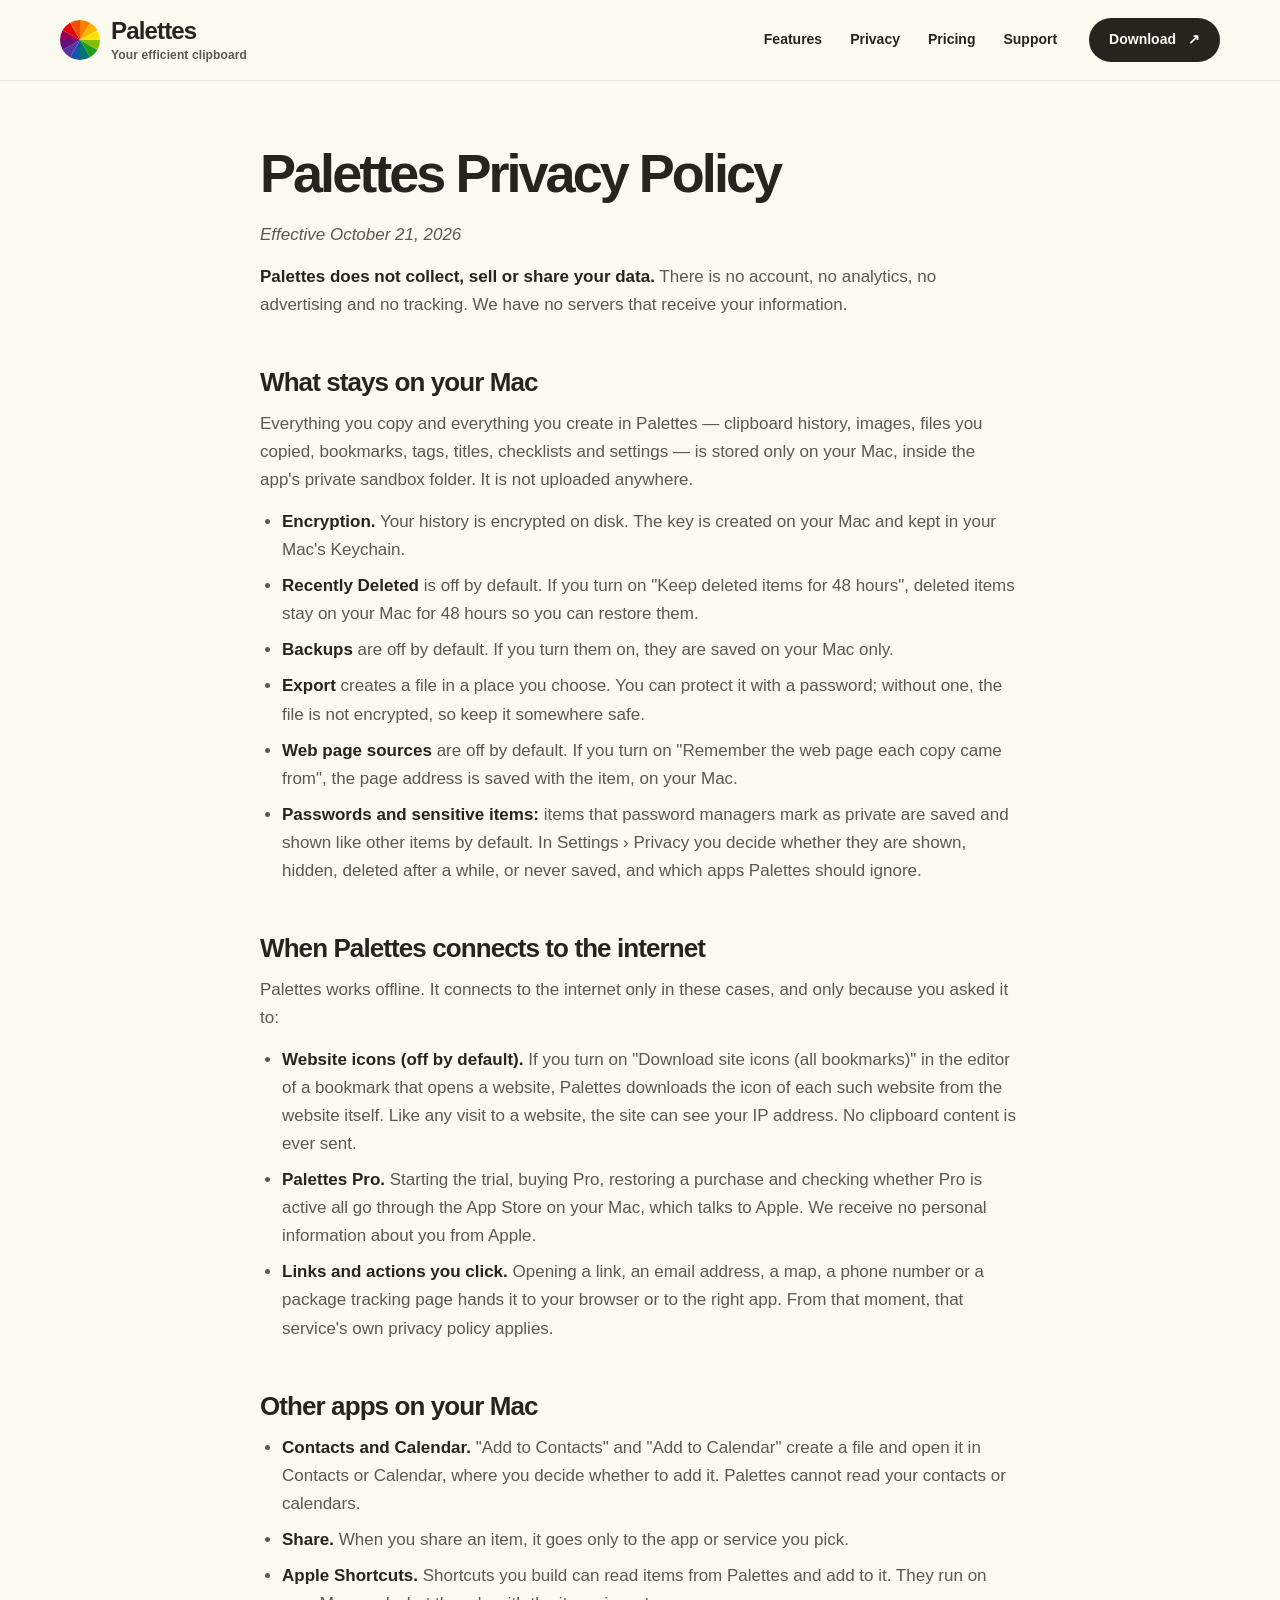
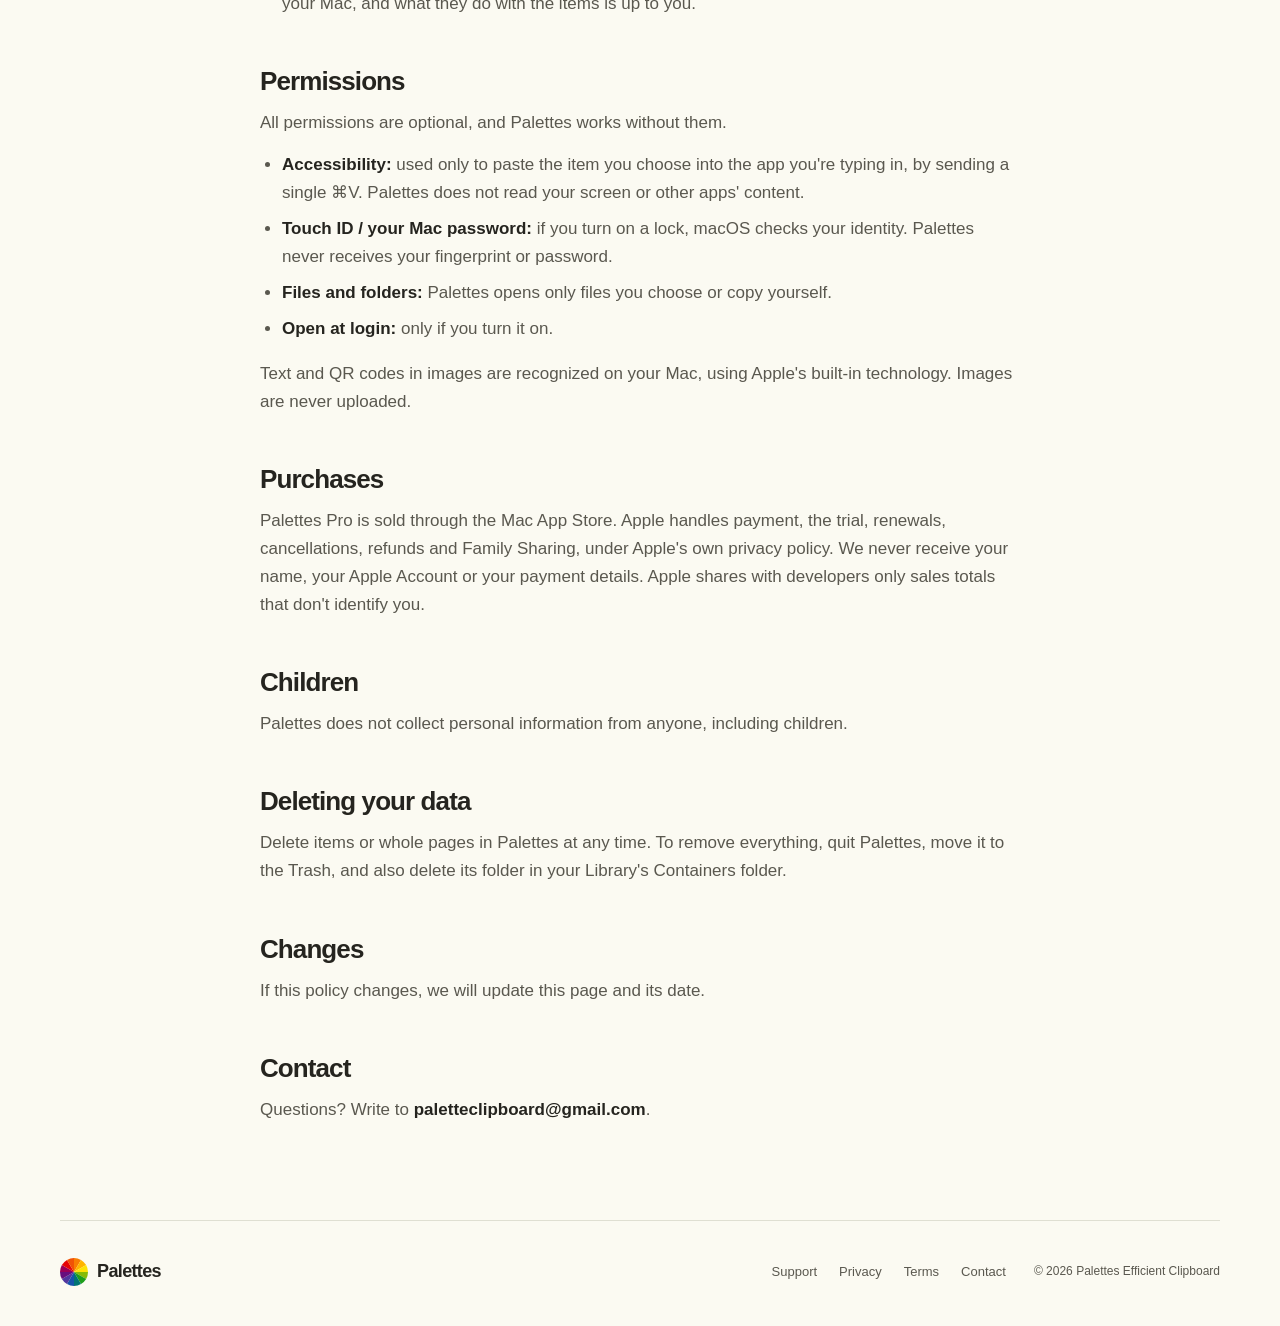
<file: privacy.html>
<!doctype html>
<html lang="en">
<head>
<meta charset="utf-8">
<meta name="viewport" content="width=device-width, initial-scale=1">
<title>Palettes Privacy Policy</title>
<link rel="icon" href="assets/logo.svg" type="image/svg+xml">
<style>
:root{--paper:#fbfaf2;--ink:#25241f;--muted:#5a584f;--line:#dfdfd2;--yellow:#f6d953;--focus:#005fcc;--font:-apple-system,BlinkMacSystemFont,"SF Pro Text","Helvetica Neue",sans-serif}
*{box-sizing:border-box}
body{margin:0;background:var(--paper);color:var(--ink);font-family:var(--font);font-size:17px;line-height:1.65;-webkit-font-smoothing:antialiased}
a{color:inherit;text-underline-offset:4px}
a:focus-visible{outline:3px solid var(--focus);outline-offset:4px;border-radius:6px}
.wrap{width:min(1160px,calc(100% - 80px));margin-inline:auto}
.site-header{position:sticky;top:0;z-index:20;background:rgba(251,250,242,.66);-webkit-backdrop-filter:saturate(170%) blur(18px);backdrop-filter:saturate(170%) blur(18px);border-bottom:1px solid rgba(223,223,210,.75)}
.header-inner{display:flex;align-items:center;gap:32px;min-height:80px}
.brand{display:inline-flex;align-items:center;gap:11px;font-size:24px;font-weight:760;letter-spacing:-.035em;line-height:1.1;text-decoration:none}
.brand small{display:block;margin-top:4px;font-size:12px;letter-spacing:.01em;font-weight:550;color:var(--muted)}
.main-nav{display:flex;gap:28px;margin-left:auto;font-size:14px;font-weight:600}
.main-nav a{text-decoration:none;padding-block:12px}
.main-nav a:hover{text-decoration:underline}
.button{display:inline-flex;align-items:center;gap:12px;min-height:44px;padding:10px 20px;border-radius:100px;background:var(--ink);color:var(--paper);font-size:14px;font-weight:650;text-decoration:none}
.button:hover{background:#080807}
.doc{width:min(760px,calc(100% - 40px));margin:64px auto 96px}
.doc h1{font-size:clamp(36px,4.4vw,54px);line-height:1.07;letter-spacing:-.055em;font-weight:760;margin:0 0 18px}
.doc h2{font-size:26px;letter-spacing:-.035em;line-height:1.2;margin:48px 0 12px}
.doc h3{font-size:18px;letter-spacing:-.02em;margin:30px 0 6px}
.doc p,.doc li{color:var(--muted)}
.doc p{margin:0 0 14px}
.doc ul,.doc ol{padding-left:22px;margin:0 0 16px}
.doc li{margin-bottom:8px}
.doc strong{color:var(--ink)}
.site-footer{display:flex;align-items:center;gap:28px;padding-top:30px;padding-bottom:34px;border-top:1px solid var(--line)}
.site-footer .brand{font-size:18px;gap:9px}
.site-footer nav{display:flex;flex-wrap:wrap;gap:22px;margin-left:auto;font-size:13px;color:var(--muted)}
.site-footer nav a{text-decoration:none;padding-block:10px}
.site-footer>p{margin:0;font-size:12px;color:var(--muted)}
@media (max-width:760px){.wrap{width:calc(100% - 32px)}.header-inner{min-height:64px;gap:12px}.brand{font-size:20px}.brand img{width:30px;height:30px}.main-nav{display:none}.button{margin-left:auto}.doc{margin:40px auto 64px}.site-footer{flex-wrap:wrap;gap:16px}.site-footer nav{order:3;width:100%;margin:0}.site-footer>p{margin-left:auto}}
</style>
</head>
<body>
<header class="site-header"><div class="wrap header-inner">
<a class="brand" href="index.html"><img src="assets/logo.svg" width="40" height="40" alt=""><span>Palettes<small>Your efficient clipboard</small></span></a>
<nav class="main-nav" aria-label="Main"><a href="index.html#features">Features</a><a href="index.html#privacy">Privacy</a><a href="index.html#pricing">Pricing</a><a href="support.html">Support</a></nav>
<a class="button" href="https://apps.apple.com/app/id6824556120">Download <span>↗</span></a>
</div></header>
<main class="doc">
<h1>Palettes Privacy Policy</h1>
<p><em>Effective October 21, 2026</em></p>
<p><strong>Palettes does not collect, sell or share your data.</strong> There is no account, no analytics, no advertising and no tracking. We have no servers that receive your information.</p>
<h2>What stays on your Mac</h2>
<p>Everything you copy and everything you create in Palettes — clipboard history, images, files you copied, bookmarks, tags, titles, checklists and settings — is stored only on your Mac, inside the app's private sandbox folder. It is not uploaded anywhere.</p>
<ul><li><strong>Encryption.</strong> Your history is encrypted on disk. The key is created on your Mac and kept in your Mac's Keychain.</li><li><strong>Recently Deleted</strong> is off by default. If you turn on "Keep deleted items for 48 hours", deleted items stay on your Mac for 48 hours so you can restore them.</li><li><strong>Backups</strong> are off by default. If you turn them on, they are saved on your Mac only.</li><li><strong>Export</strong> creates a file in a place you choose. You can protect it with a password; without one, the file is not encrypted, so keep it somewhere safe.</li><li><strong>Web page sources</strong> are off by default. If you turn on "Remember the web page each copy came from", the page address is saved with the item, on your Mac.</li><li><strong>Passwords and sensitive items:</strong> items that password managers mark as private are saved and shown like other items by default. In Settings › Privacy you decide whether they are shown, hidden, deleted after a while, or never saved, and which apps Palettes should ignore.</li></ul>
<h2>When Palettes connects to the internet</h2>
<p>Palettes works offline. It connects to the internet only in these cases, and only because you asked it to:</p>
<ul><li><strong>Website icons (off by default).</strong> If you turn on "Download site icons (all bookmarks)" in the editor of a bookmark that opens a website, Palettes downloads the icon of each such website from the website itself. Like any visit to a website, the site can see your IP address. No clipboard content is ever sent.</li><li><strong>Palettes Pro.</strong> Starting the trial, buying Pro, restoring a purchase and checking whether Pro is active all go through the App Store on your Mac, which talks to Apple. We receive no personal information about you from Apple.</li><li><strong>Links and actions you click.</strong> Opening a link, an email address, a map, a phone number or a package tracking page hands it to your browser or to the right app. From that moment, that service's own privacy policy applies.</li></ul>
<h2>Other apps on your Mac</h2>
<ul><li><strong>Contacts and Calendar.</strong> "Add to Contacts" and "Add to Calendar" create a file and open it in Contacts or Calendar, where you decide whether to add it. Palettes cannot read your contacts or calendars.</li><li><strong>Share.</strong> When you share an item, it goes only to the app or service you pick.</li><li><strong>Apple Shortcuts.</strong> Shortcuts you build can read items from Palettes and add to it. They run on your Mac, and what they do with the items is up to you.</li></ul>
<h2>Permissions</h2>
<p>All permissions are optional, and Palettes works without them.</p>
<ul><li><strong>Accessibility:</strong> used only to paste the item you choose into the app you're typing in, by sending a single ⌘V. Palettes does not read your screen or other apps' content.</li><li><strong>Touch ID / your Mac password:</strong> if you turn on a lock, macOS checks your identity. Palettes never receives your fingerprint or password.</li><li><strong>Files and folders:</strong> Palettes opens only files you choose or copy yourself.</li><li><strong>Open at login:</strong> only if you turn it on.</li></ul>
<p>Text and QR codes in images are recognized on your Mac, using Apple's built-in technology. Images are never uploaded.</p>
<h2>Purchases</h2>
<p>Palettes Pro is sold through the Mac App Store. Apple handles payment, the trial, renewals, cancellations, refunds and Family Sharing, under Apple's own privacy policy. We never receive your name, your Apple Account or your payment details. Apple shares with developers only sales totals that don't identify you.</p>
<h2>Children</h2>
<p>Palettes does not collect personal information from anyone, including children.</p>
<h2>Deleting your data</h2>
<p>Delete items or whole pages in Palettes at any time. To remove everything, quit Palettes, move it to the Trash, and also delete its folder in your Library's Containers folder.</p>
<h2>Changes</h2>
<p>If this policy changes, we will update this page and its date.</p>
<h2>Contact</h2>
<p>Questions? Write to <strong>paletteclipboard@gmail.com</strong>.</p>
</main>
<footer class="wrap site-footer">
<a class="brand" href="index.html"><img src="assets/logo.svg" width="28" height="28" alt=""><span>Palettes</span></a>
<nav aria-label="Footer"><a href="support.html">Support</a><a href="privacy.html">Privacy</a><a href="terms.html">Terms</a><a href="mailto:paletteclipboard@gmail.com">Contact</a></nav>
<p>© 2026 Palettes Efficient Clipboard</p>
</footer>
</body>
</html>
</file>
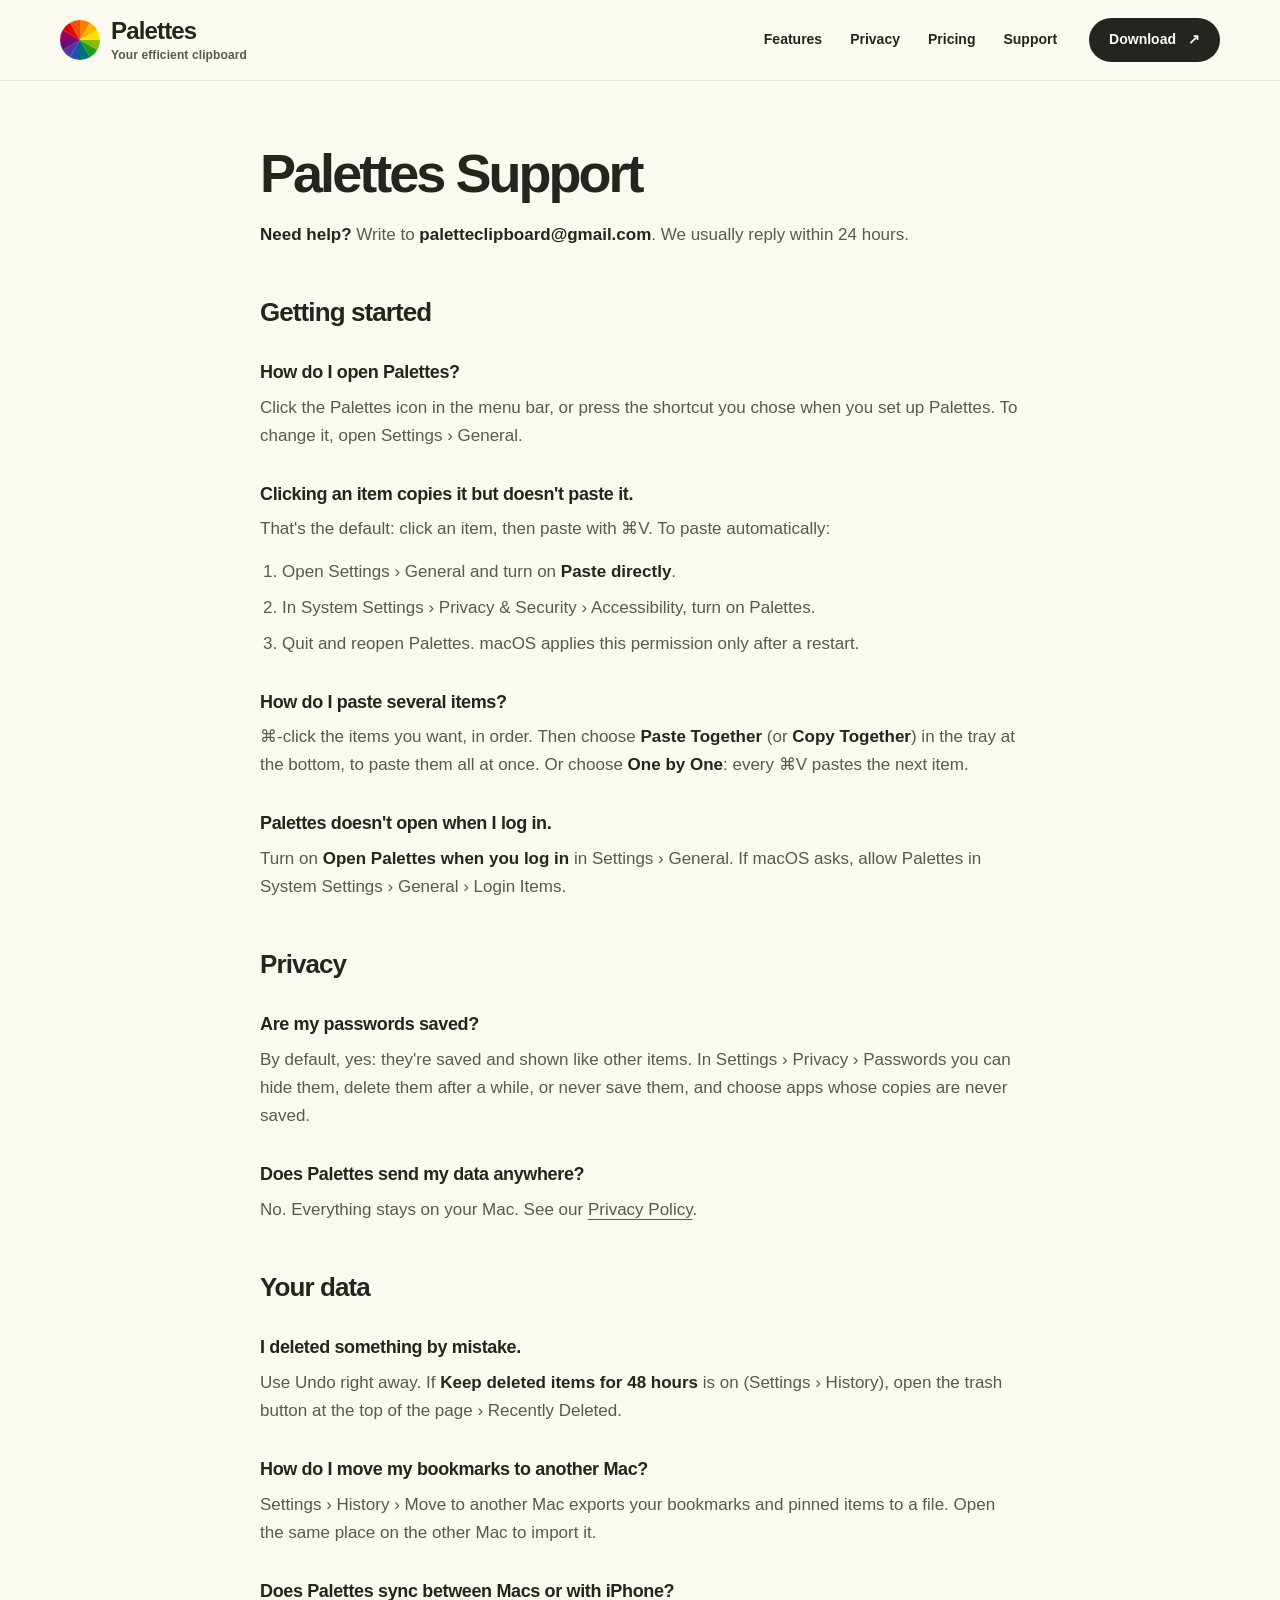
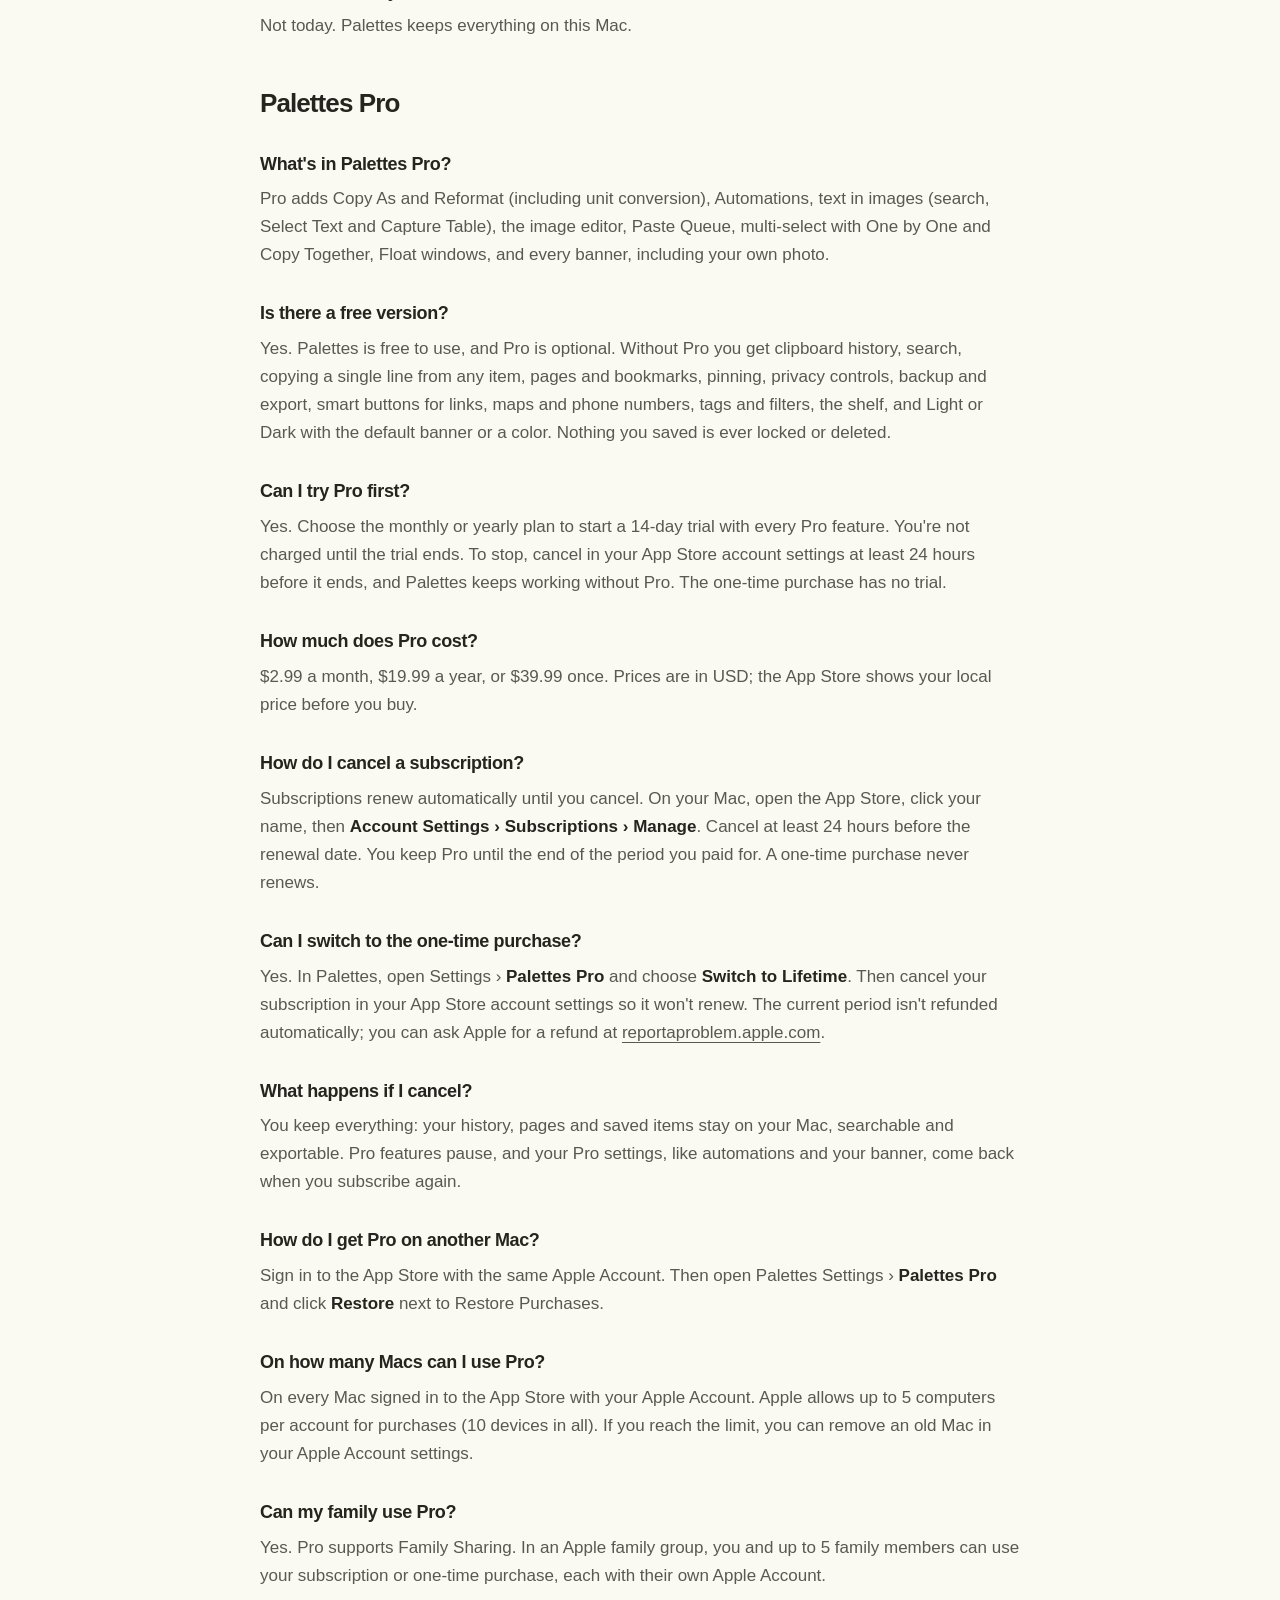
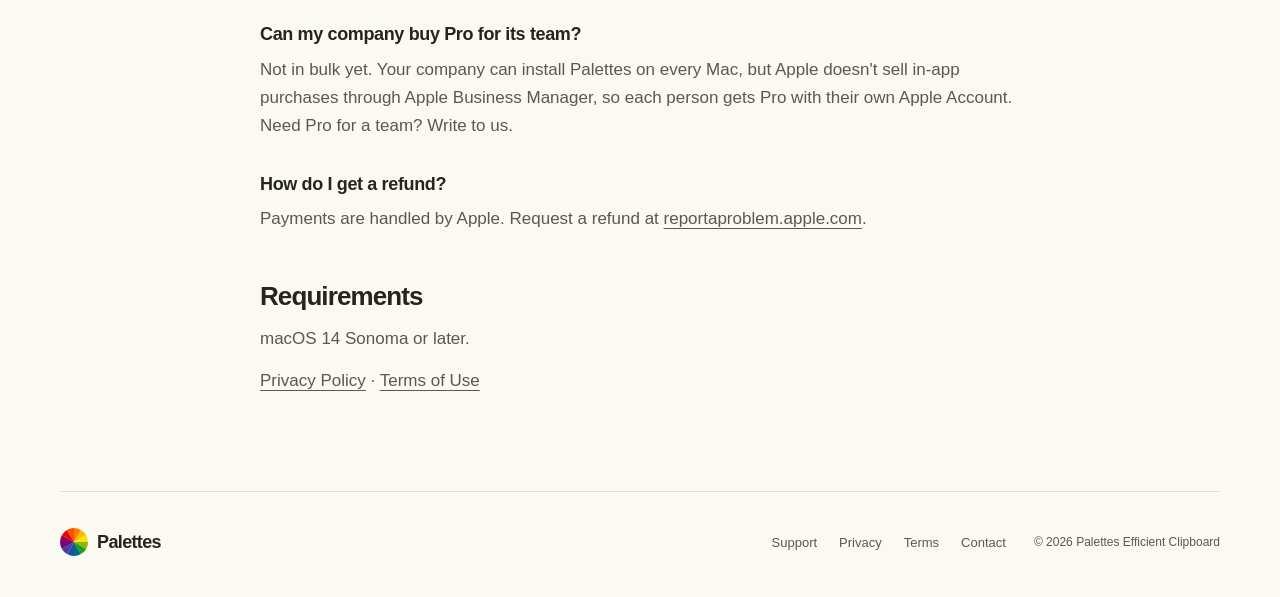
<file: support.html>
<!doctype html>
<html lang="en">
<head>
<meta charset="utf-8">
<meta name="viewport" content="width=device-width, initial-scale=1">
<title>Palettes — Support</title>
<link rel="icon" href="assets/logo.svg" type="image/svg+xml">
<style>
:root{--paper:#fbfaf2;--ink:#25241f;--muted:#5a584f;--line:#dfdfd2;--yellow:#f6d953;--focus:#005fcc;--font:-apple-system,BlinkMacSystemFont,"SF Pro Text","Helvetica Neue",sans-serif}
*{box-sizing:border-box}
body{margin:0;background:var(--paper);color:var(--ink);font-family:var(--font);font-size:17px;line-height:1.65;-webkit-font-smoothing:antialiased}
a{color:inherit;text-underline-offset:4px}
a:focus-visible{outline:3px solid var(--focus);outline-offset:4px;border-radius:6px}
.wrap{width:min(1160px,calc(100% - 80px));margin-inline:auto}
.site-header{position:sticky;top:0;z-index:20;background:rgba(251,250,242,.66);-webkit-backdrop-filter:saturate(170%) blur(18px);backdrop-filter:saturate(170%) blur(18px);border-bottom:1px solid rgba(223,223,210,.75)}
.header-inner{display:flex;align-items:center;gap:32px;min-height:80px}
.brand{display:inline-flex;align-items:center;gap:11px;font-size:24px;font-weight:760;letter-spacing:-.035em;line-height:1.1;text-decoration:none}
.brand small{display:block;margin-top:4px;font-size:12px;letter-spacing:.01em;font-weight:550;color:var(--muted)}
.main-nav{display:flex;gap:28px;margin-left:auto;font-size:14px;font-weight:600}
.main-nav a{text-decoration:none;padding-block:12px}
.main-nav a:hover{text-decoration:underline}
.button{display:inline-flex;align-items:center;gap:12px;min-height:44px;padding:10px 20px;border-radius:100px;background:var(--ink);color:var(--paper);font-size:14px;font-weight:650;text-decoration:none}
.button:hover{background:#080807}
.doc{width:min(760px,calc(100% - 40px));margin:64px auto 96px}
.doc h1{font-size:clamp(36px,4.4vw,54px);line-height:1.07;letter-spacing:-.055em;font-weight:760;margin:0 0 18px}
.doc h2{font-size:26px;letter-spacing:-.035em;line-height:1.2;margin:48px 0 12px}
.doc h3{font-size:18px;letter-spacing:-.02em;margin:30px 0 6px}
.doc p,.doc li{color:var(--muted)}
.doc p{margin:0 0 14px}
.doc ul,.doc ol{padding-left:22px;margin:0 0 16px}
.doc li{margin-bottom:8px}
.doc strong{color:var(--ink)}
.site-footer{display:flex;align-items:center;gap:28px;padding-top:30px;padding-bottom:34px;border-top:1px solid var(--line)}
.site-footer .brand{font-size:18px;gap:9px}
.site-footer nav{display:flex;flex-wrap:wrap;gap:22px;margin-left:auto;font-size:13px;color:var(--muted)}
.site-footer nav a{text-decoration:none;padding-block:10px}
.site-footer>p{margin:0;font-size:12px;color:var(--muted)}
@media (max-width:760px){.wrap{width:calc(100% - 32px)}.header-inner{min-height:64px;gap:12px}.brand{font-size:20px}.brand img{width:30px;height:30px}.main-nav{display:none}.button{margin-left:auto}.doc{margin:40px auto 64px}.site-footer{flex-wrap:wrap;gap:16px}.site-footer nav{order:3;width:100%;margin:0}.site-footer>p{margin-left:auto}}
</style>
</head>
<body>
<header class="site-header"><div class="wrap header-inner">
<a class="brand" href="index.html"><img src="assets/logo.svg" width="40" height="40" alt=""><span>Palettes<small>Your efficient clipboard</small></span></a>
<nav class="main-nav" aria-label="Main"><a href="index.html#features">Features</a><a href="index.html#privacy">Privacy</a><a href="index.html#pricing">Pricing</a><a href="support.html">Support</a></nav>
<a class="button" href="https://apps.apple.com/app/id6824556120">Download <span>↗</span></a>
</div></header>
<main class="doc">
<h1>Palettes Support</h1>
<p><strong>Need help?</strong> Write to <strong>paletteclipboard@gmail.com</strong>. We usually reply within 24 hours.</p>
<h2>Getting started</h2>
<h3>How do I open Palettes?</h3>
<p>Click the Palettes icon in the menu bar, or press the shortcut you chose when you set up Palettes. To change it, open Settings › General.</p>
<h3>Clicking an item copies it but doesn't paste it.</h3>
<p>That's the default: click an item, then paste with ⌘V. To paste automatically:</p>
<ol><li>Open Settings › General and turn on <strong>Paste directly</strong>.</li><li>In System Settings › Privacy &amp; Security › Accessibility, turn on Palettes.</li><li>Quit and reopen Palettes. macOS applies this permission only after a restart.</li></ol>
<h3>How do I paste several items?</h3>
<p>⌘-click the items you want, in order. Then choose <strong>Paste Together</strong> (or <strong>Copy Together</strong>) in the tray at the bottom, to paste them all at once. Or choose <strong>One by One</strong>: every ⌘V pastes the next item.</p>
<h3>Palettes doesn't open when I log in.</h3>
<p>Turn on <strong>Open Palettes when you log in</strong> in Settings › General. If macOS asks, allow Palettes in System Settings › General › Login Items.</p>
<h2>Privacy</h2>
<h3>Are my passwords saved?</h3>
<p>By default, yes: they're saved and shown like other items. In Settings › Privacy › Passwords you can hide them, delete them after a while, or never save them, and choose apps whose copies are never saved.</p>
<h3>Does Palettes send my data anywhere?</h3>
<p>No. Everything stays on your Mac. See our <a href="privacy.html">Privacy Policy</a>.</p>
<h2>Your data</h2>
<h3>I deleted something by mistake.</h3>
<p>Use Undo right away. If <strong>Keep deleted items for 48 hours</strong> is on (Settings › History), open the trash button at the top of the page › Recently Deleted.</p>
<h3>How do I move my bookmarks to another Mac?</h3>
<p>Settings › History › Move to another Mac exports your bookmarks and pinned items to a file. Open the same place on the other Mac to import it.</p>
<h3>Does Palettes sync between Macs or with iPhone?</h3>
<p>Not today. Palettes keeps everything on this Mac.</p>
<h2>Palettes Pro</h2>
<h3>What's in Palettes Pro?</h3>
<p>Pro adds Copy As and Reformat (including unit conversion), Automations, text in images (search, Select Text and Capture Table), the image editor, Paste Queue, multi-select with One by One and Copy Together, Float windows, and every banner, including your own photo.</p>
<h3>Is there a free version?</h3>
<p>Yes. Palettes is free to use, and Pro is optional. Without Pro you get clipboard history, search, copying a single line from any item, pages and bookmarks, pinning, privacy controls, backup and export, smart buttons for links, maps and phone numbers, tags and filters, the shelf, and Light or Dark with the default banner or a color. Nothing you saved is ever locked or deleted.</p>
<h3>Can I try Pro first?</h3>
<p>Yes. Choose the monthly or yearly plan to start a 14-day trial with every Pro feature. You're not charged until the trial ends. To stop, cancel in your App Store account settings at least 24 hours before it ends, and Palettes keeps working without Pro. The one-time purchase has no trial.</p>
<h3>How much does Pro cost?</h3>
<p>$2.99 a month, $19.99 a year, or $39.99 once. Prices are in USD; the App Store shows your local price before you buy.</p>
<h3>How do I cancel a subscription?</h3>
<p>Subscriptions renew automatically until you cancel. On your Mac, open the App Store, click your name, then <strong>Account Settings › Subscriptions › Manage</strong>. Cancel at least 24 hours before the renewal date. You keep Pro until the end of the period you paid for. A one-time purchase never renews.</p>
<h3>Can I switch to the one-time purchase?</h3>
<p>Yes. In Palettes, open Settings › <strong>Palettes Pro</strong> and choose <strong>Switch to Lifetime</strong>. Then cancel your subscription in your App Store account settings so it won't renew. The current period isn't refunded automatically; you can ask Apple for a refund at <a href="https://reportaproblem.apple.com">reportaproblem.apple.com</a>.</p>
<h3>What happens if I cancel?</h3>
<p>You keep everything: your history, pages and saved items stay on your Mac, searchable and exportable. Pro features pause, and your Pro settings, like automations and your banner, come back when you subscribe again.</p>
<h3>How do I get Pro on another Mac?</h3>
<p>Sign in to the App Store with the same Apple Account. Then open Palettes Settings › <strong>Palettes Pro</strong> and click <strong>Restore</strong> next to Restore Purchases.</p>
<h3>On how many Macs can I use Pro?</h3>
<p>On every Mac signed in to the App Store with your Apple Account. Apple allows up to 5 computers per account for purchases (10 devices in all). If you reach the limit, you can remove an old Mac in your Apple Account settings.</p>
<h3>Can my family use Pro?</h3>
<p>Yes. Pro supports Family Sharing. In an Apple family group, you and up to 5 family members can use your subscription or one-time purchase, each with their own Apple Account.</p>
<h3>Can my company buy Pro for its team?</h3>
<p>Not in bulk yet. Your company can install Palettes on every Mac, but Apple doesn't sell in-app purchases through Apple Business Manager, so each person gets Pro with their own Apple Account. Need Pro for a team? Write to us.</p>
<h3>How do I get a refund?</h3>
<p>Payments are handled by Apple. Request a refund at <a href="https://reportaproblem.apple.com">reportaproblem.apple.com</a>.</p>
<h2>Requirements</h2>
<p>macOS 14 Sonoma or later.</p>
<p><a href="privacy.html">Privacy Policy</a> · <a href="terms.html">Terms of Use</a></p>
</main>
<footer class="wrap site-footer">
<a class="brand" href="index.html"><img src="assets/logo.svg" width="28" height="28" alt=""><span>Palettes</span></a>
<nav aria-label="Footer"><a href="support.html">Support</a><a href="privacy.html">Privacy</a><a href="terms.html">Terms</a><a href="mailto:paletteclipboard@gmail.com">Contact</a></nav>
<p>© 2026 Palettes Efficient Clipboard</p>
</footer>
</body>
</html>
</file>
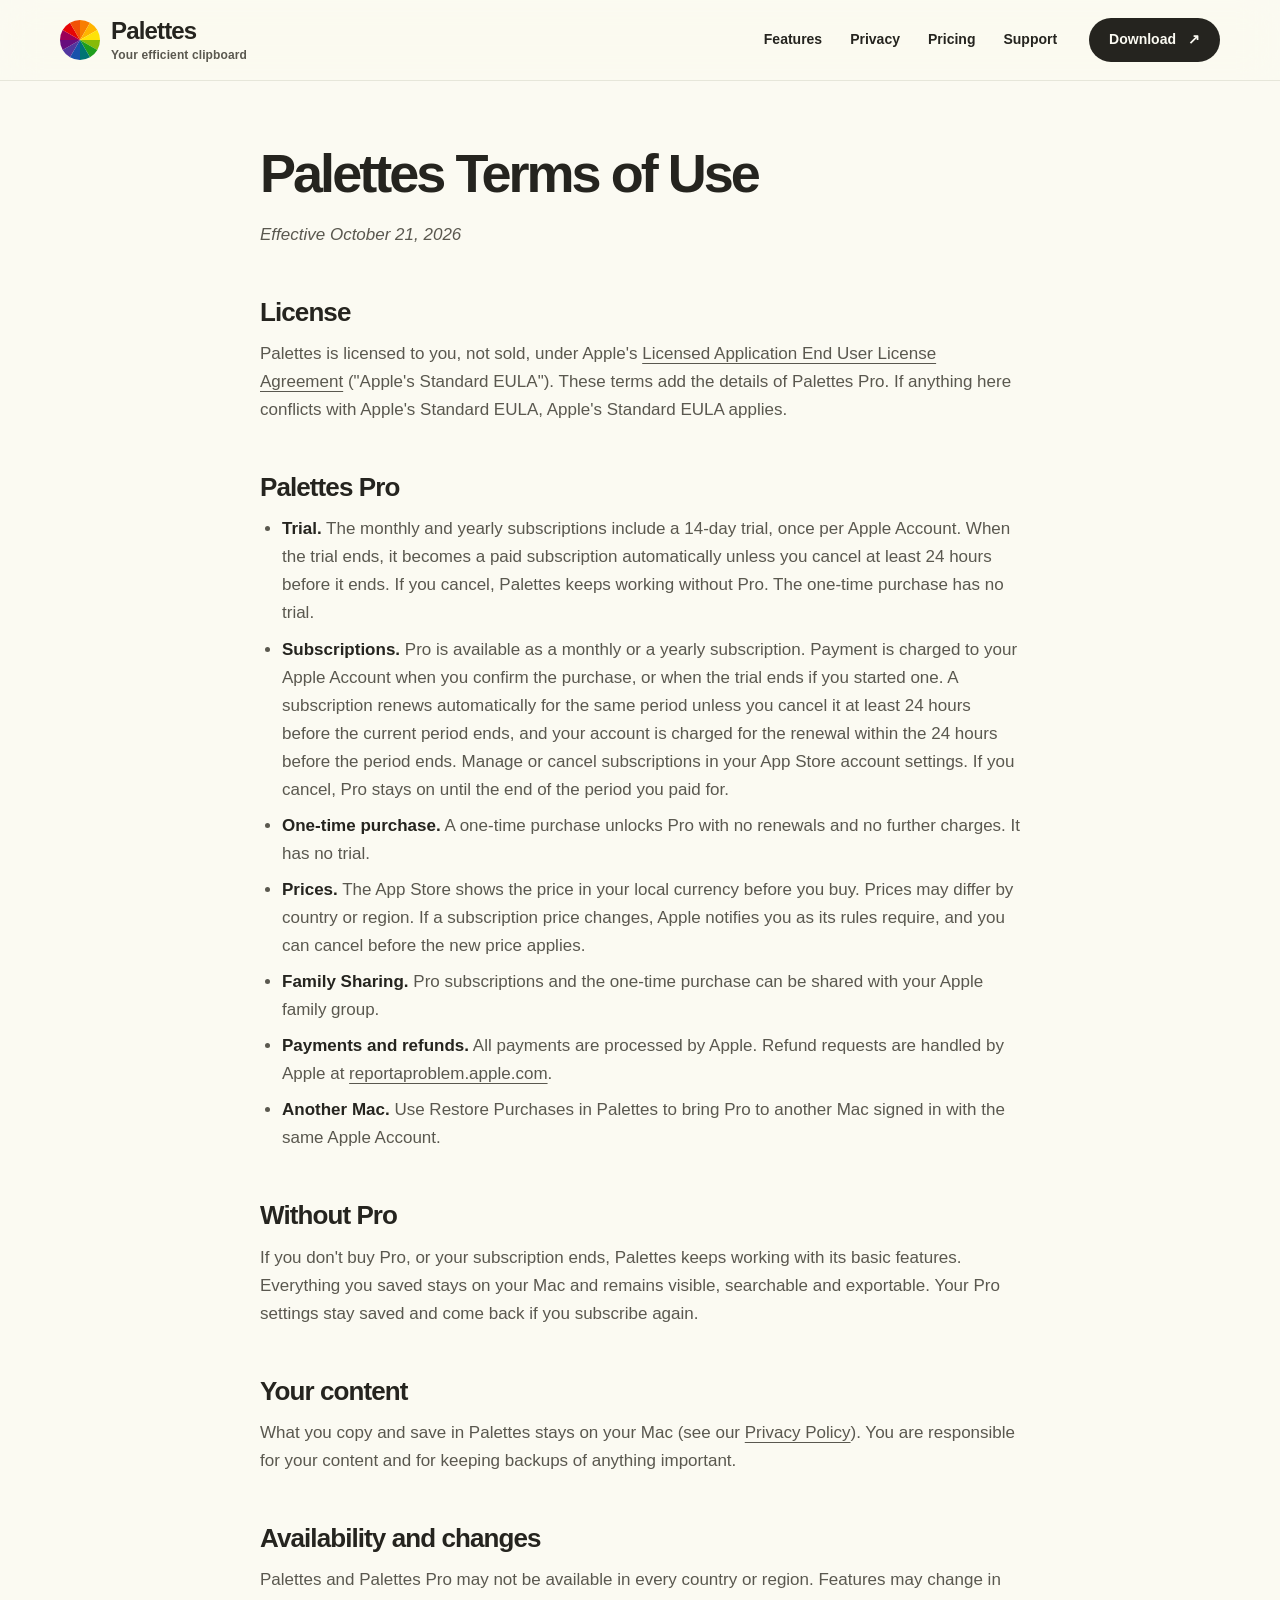
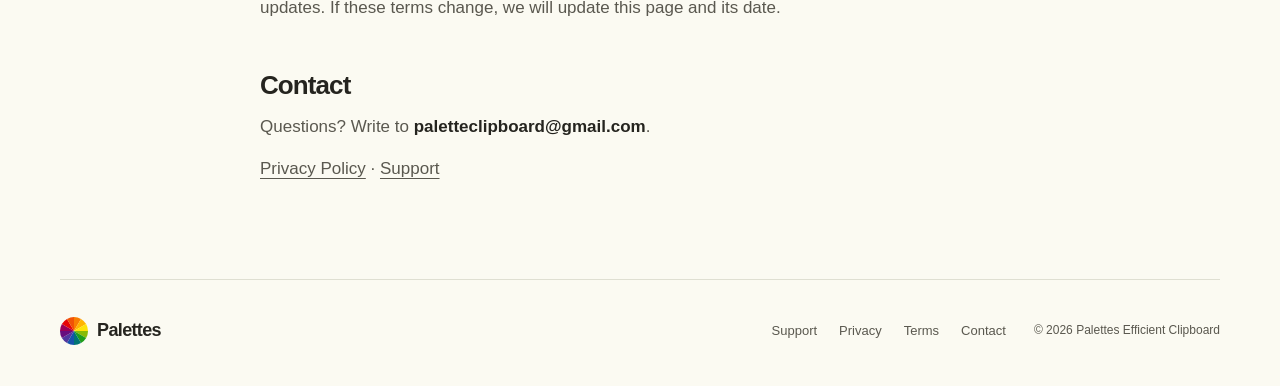
<file: terms.html>
<!doctype html>
<html lang="en">
<head>
<meta charset="utf-8">
<meta name="viewport" content="width=device-width, initial-scale=1">
<title>Palettes Terms of Use</title>
<link rel="icon" href="assets/logo.svg" type="image/svg+xml">
<style>
:root{--paper:#fbfaf2;--ink:#25241f;--muted:#5a584f;--line:#dfdfd2;--yellow:#f6d953;--focus:#005fcc;--font:-apple-system,BlinkMacSystemFont,"SF Pro Text","Helvetica Neue",sans-serif}
*{box-sizing:border-box}
body{margin:0;background:var(--paper);color:var(--ink);font-family:var(--font);font-size:17px;line-height:1.65;-webkit-font-smoothing:antialiased}
a{color:inherit;text-underline-offset:4px}
a:focus-visible{outline:3px solid var(--focus);outline-offset:4px;border-radius:6px}
.wrap{width:min(1160px,calc(100% - 80px));margin-inline:auto}
.site-header{position:sticky;top:0;z-index:20;background:rgba(251,250,242,.66);-webkit-backdrop-filter:saturate(170%) blur(18px);backdrop-filter:saturate(170%) blur(18px);border-bottom:1px solid rgba(223,223,210,.75)}
.header-inner{display:flex;align-items:center;gap:32px;min-height:80px}
.brand{display:inline-flex;align-items:center;gap:11px;font-size:24px;font-weight:760;letter-spacing:-.035em;line-height:1.1;text-decoration:none}
.brand small{display:block;margin-top:4px;font-size:12px;letter-spacing:.01em;font-weight:550;color:var(--muted)}
.main-nav{display:flex;gap:28px;margin-left:auto;font-size:14px;font-weight:600}
.main-nav a{text-decoration:none;padding-block:12px}
.main-nav a:hover{text-decoration:underline}
.button{display:inline-flex;align-items:center;gap:12px;min-height:44px;padding:10px 20px;border-radius:100px;background:var(--ink);color:var(--paper);font-size:14px;font-weight:650;text-decoration:none}
.button:hover{background:#080807}
.doc{width:min(760px,calc(100% - 40px));margin:64px auto 96px}
.doc h1{font-size:clamp(36px,4.4vw,54px);line-height:1.07;letter-spacing:-.055em;font-weight:760;margin:0 0 18px}
.doc h2{font-size:26px;letter-spacing:-.035em;line-height:1.2;margin:48px 0 12px}
.doc h3{font-size:18px;letter-spacing:-.02em;margin:30px 0 6px}
.doc p,.doc li{color:var(--muted)}
.doc p{margin:0 0 14px}
.doc ul,.doc ol{padding-left:22px;margin:0 0 16px}
.doc li{margin-bottom:8px}
.doc strong{color:var(--ink)}
.site-footer{display:flex;align-items:center;gap:28px;padding-top:30px;padding-bottom:34px;border-top:1px solid var(--line)}
.site-footer .brand{font-size:18px;gap:9px}
.site-footer nav{display:flex;flex-wrap:wrap;gap:22px;margin-left:auto;font-size:13px;color:var(--muted)}
.site-footer nav a{text-decoration:none;padding-block:10px}
.site-footer>p{margin:0;font-size:12px;color:var(--muted)}
@media (max-width:760px){.wrap{width:calc(100% - 32px)}.header-inner{min-height:64px;gap:12px}.brand{font-size:20px}.brand img{width:30px;height:30px}.main-nav{display:none}.button{margin-left:auto}.doc{margin:40px auto 64px}.site-footer{flex-wrap:wrap;gap:16px}.site-footer nav{order:3;width:100%;margin:0}.site-footer>p{margin-left:auto}}
</style>
</head>
<body>
<header class="site-header"><div class="wrap header-inner">
<a class="brand" href="index.html"><img src="assets/logo.svg" width="40" height="40" alt=""><span>Palettes<small>Your efficient clipboard</small></span></a>
<nav class="main-nav" aria-label="Main"><a href="index.html#features">Features</a><a href="index.html#privacy">Privacy</a><a href="index.html#pricing">Pricing</a><a href="support.html">Support</a></nav>
<a class="button" href="https://apps.apple.com/app/id6824556120">Download <span>↗</span></a>
</div></header>
<main class="doc">
<h1>Palettes Terms of Use</h1>
<p><em>Effective October 21, 2026</em></p>
<h2>License</h2>
<p>Palettes is licensed to you, not sold, under Apple's <a href="https://www.apple.com/legal/internet-services/itunes/dev/stdeula/">Licensed Application End User License Agreement</a> ("Apple's Standard EULA"). These terms add the details of Palettes Pro. If anything here conflicts with Apple's Standard EULA, Apple's Standard EULA applies.</p>
<h2>Palettes Pro</h2>
<ul><li><strong>Trial.</strong> The monthly and yearly subscriptions include a 14-day trial, once per Apple Account. When the trial ends, it becomes a paid subscription automatically unless you cancel at least 24 hours before it ends. If you cancel, Palettes keeps working without Pro. The one-time purchase has no trial.</li><li><strong>Subscriptions.</strong> Pro is available as a monthly or a yearly subscription. Payment is charged to your Apple Account when you confirm the purchase, or when the trial ends if you started one. A subscription renews automatically for the same period unless you cancel it at least 24 hours before the current period ends, and your account is charged for the renewal within the 24 hours before the period ends. Manage or cancel subscriptions in your App Store account settings. If you cancel, Pro stays on until the end of the period you paid for.</li><li><strong>One-time purchase.</strong> A one-time purchase unlocks Pro with no renewals and no further charges. It has no trial.</li><li><strong>Prices.</strong> The App Store shows the price in your local currency before you buy. Prices may differ by country or region. If a subscription price changes, Apple notifies you as its rules require, and you can cancel before the new price applies.</li><li><strong>Family Sharing.</strong> Pro subscriptions and the one-time purchase can be shared with your Apple family group.</li><li><strong>Payments and refunds.</strong> All payments are processed by Apple. Refund requests are handled by Apple at <a href="https://reportaproblem.apple.com">reportaproblem.apple.com</a>.</li><li><strong>Another Mac.</strong> Use Restore Purchases in Palettes to bring Pro to another Mac signed in with the same Apple Account.</li></ul>
<h2>Without Pro</h2>
<p>If you don't buy Pro, or your subscription ends, Palettes keeps working with its basic features. Everything you saved stays on your Mac and remains visible, searchable and exportable. Your Pro settings stay saved and come back if you subscribe again.</p>
<h2>Your content</h2>
<p>What you copy and save in Palettes stays on your Mac (see our <a href="privacy.html">Privacy Policy</a>). You are responsible for your content and for keeping backups of anything important.</p>
<h2>Availability and changes</h2>
<p>Palettes and Palettes Pro may not be available in every country or region. Features may change in updates. If these terms change, we will update this page and its date.</p>
<h2>Contact</h2>
<p>Questions? Write to <strong>paletteclipboard@gmail.com</strong>.</p>
<p><a href="privacy.html">Privacy Policy</a> · <a href="support.html">Support</a></p>
</main>
<footer class="wrap site-footer">
<a class="brand" href="index.html"><img src="assets/logo.svg" width="28" height="28" alt=""><span>Palettes</span></a>
<nav aria-label="Footer"><a href="support.html">Support</a><a href="privacy.html">Privacy</a><a href="terms.html">Terms</a><a href="mailto:paletteclipboard@gmail.com">Contact</a></nav>
<p>© 2026 Palettes Efficient Clipboard</p>
</footer>
</body>
</html>
</file>
